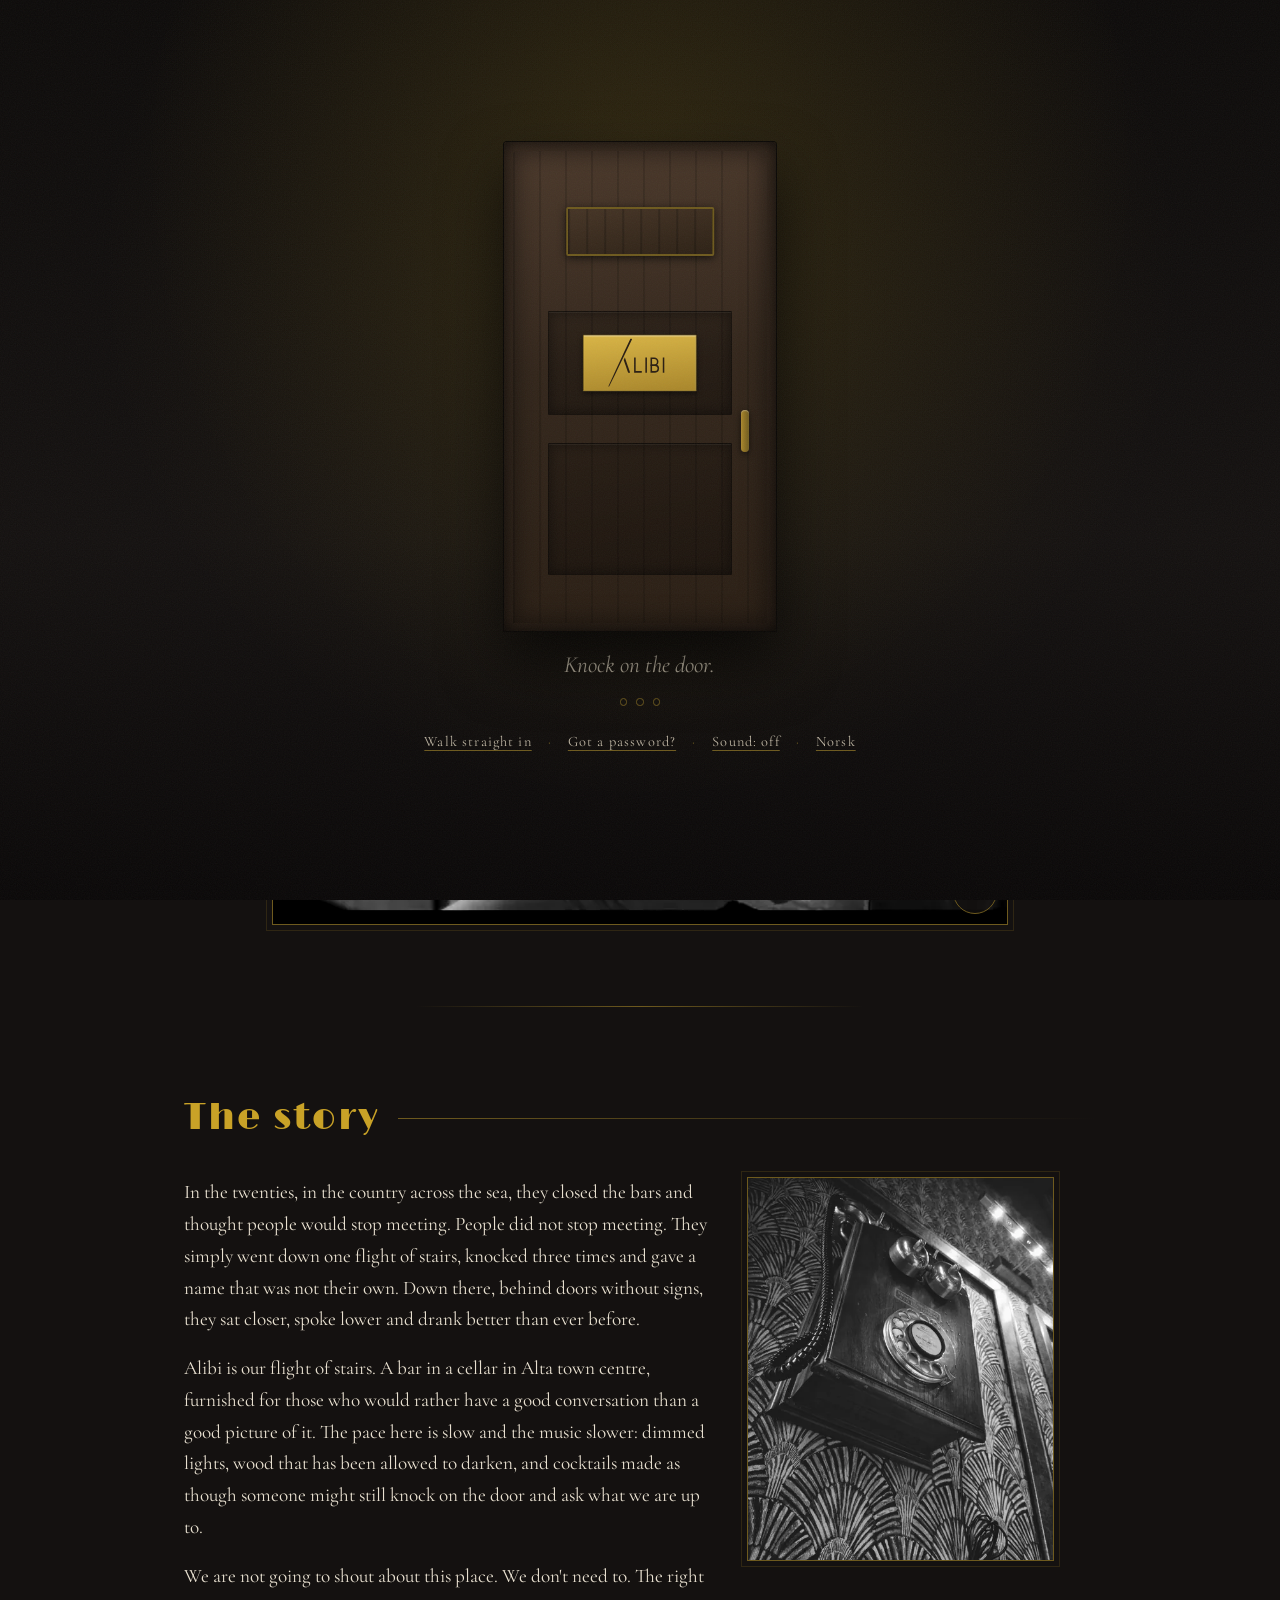
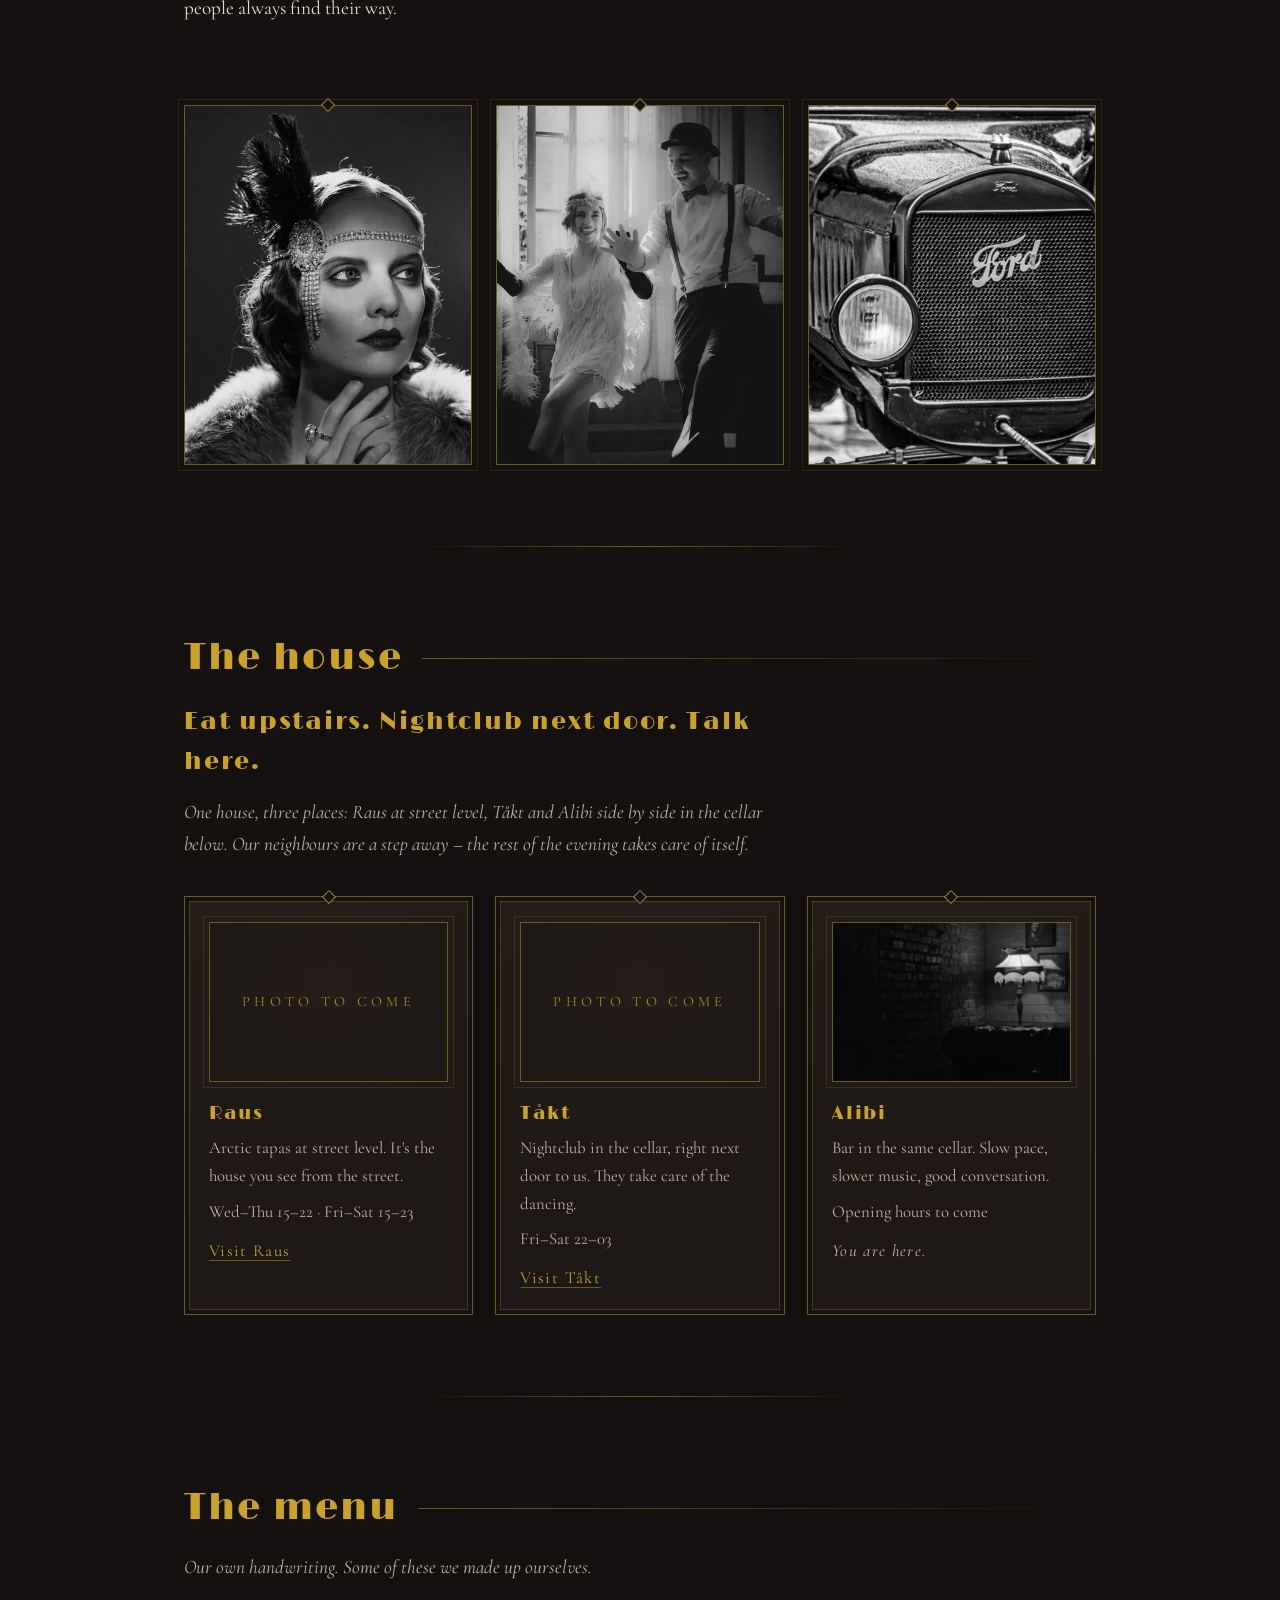
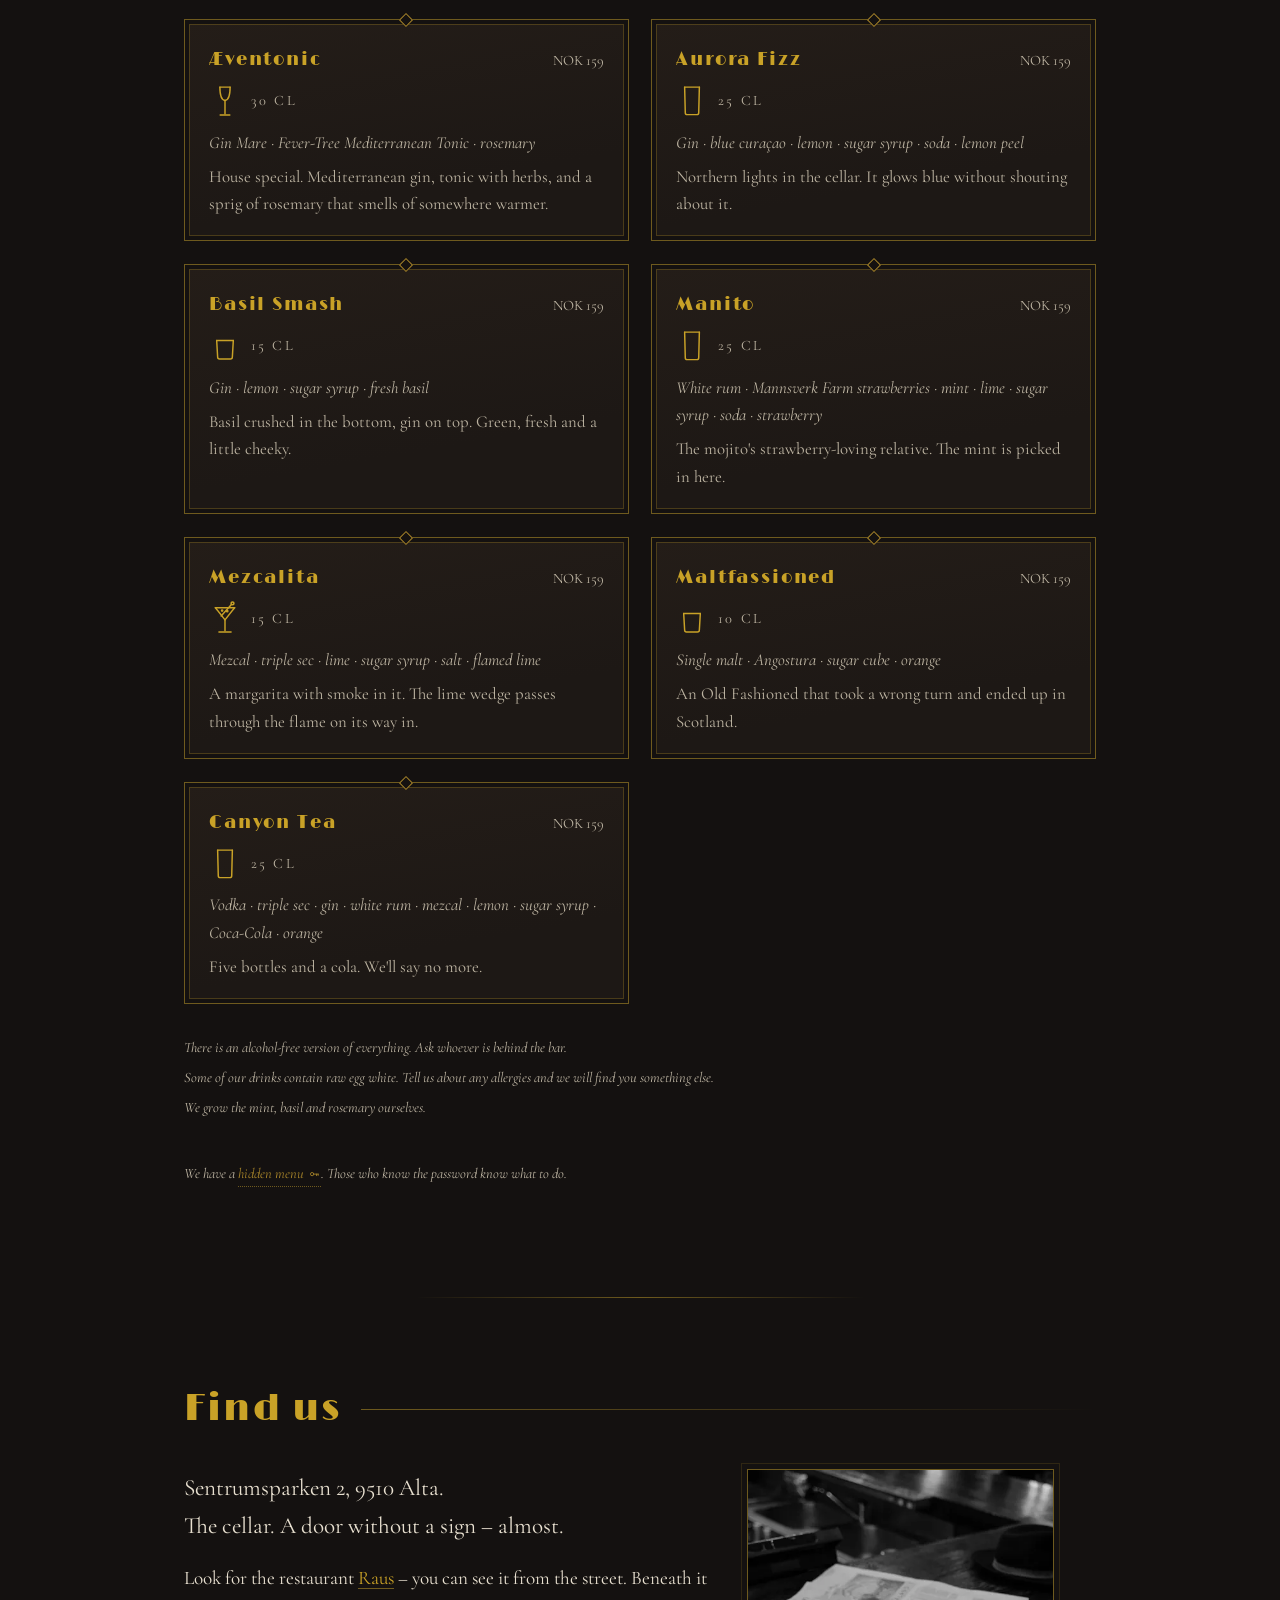
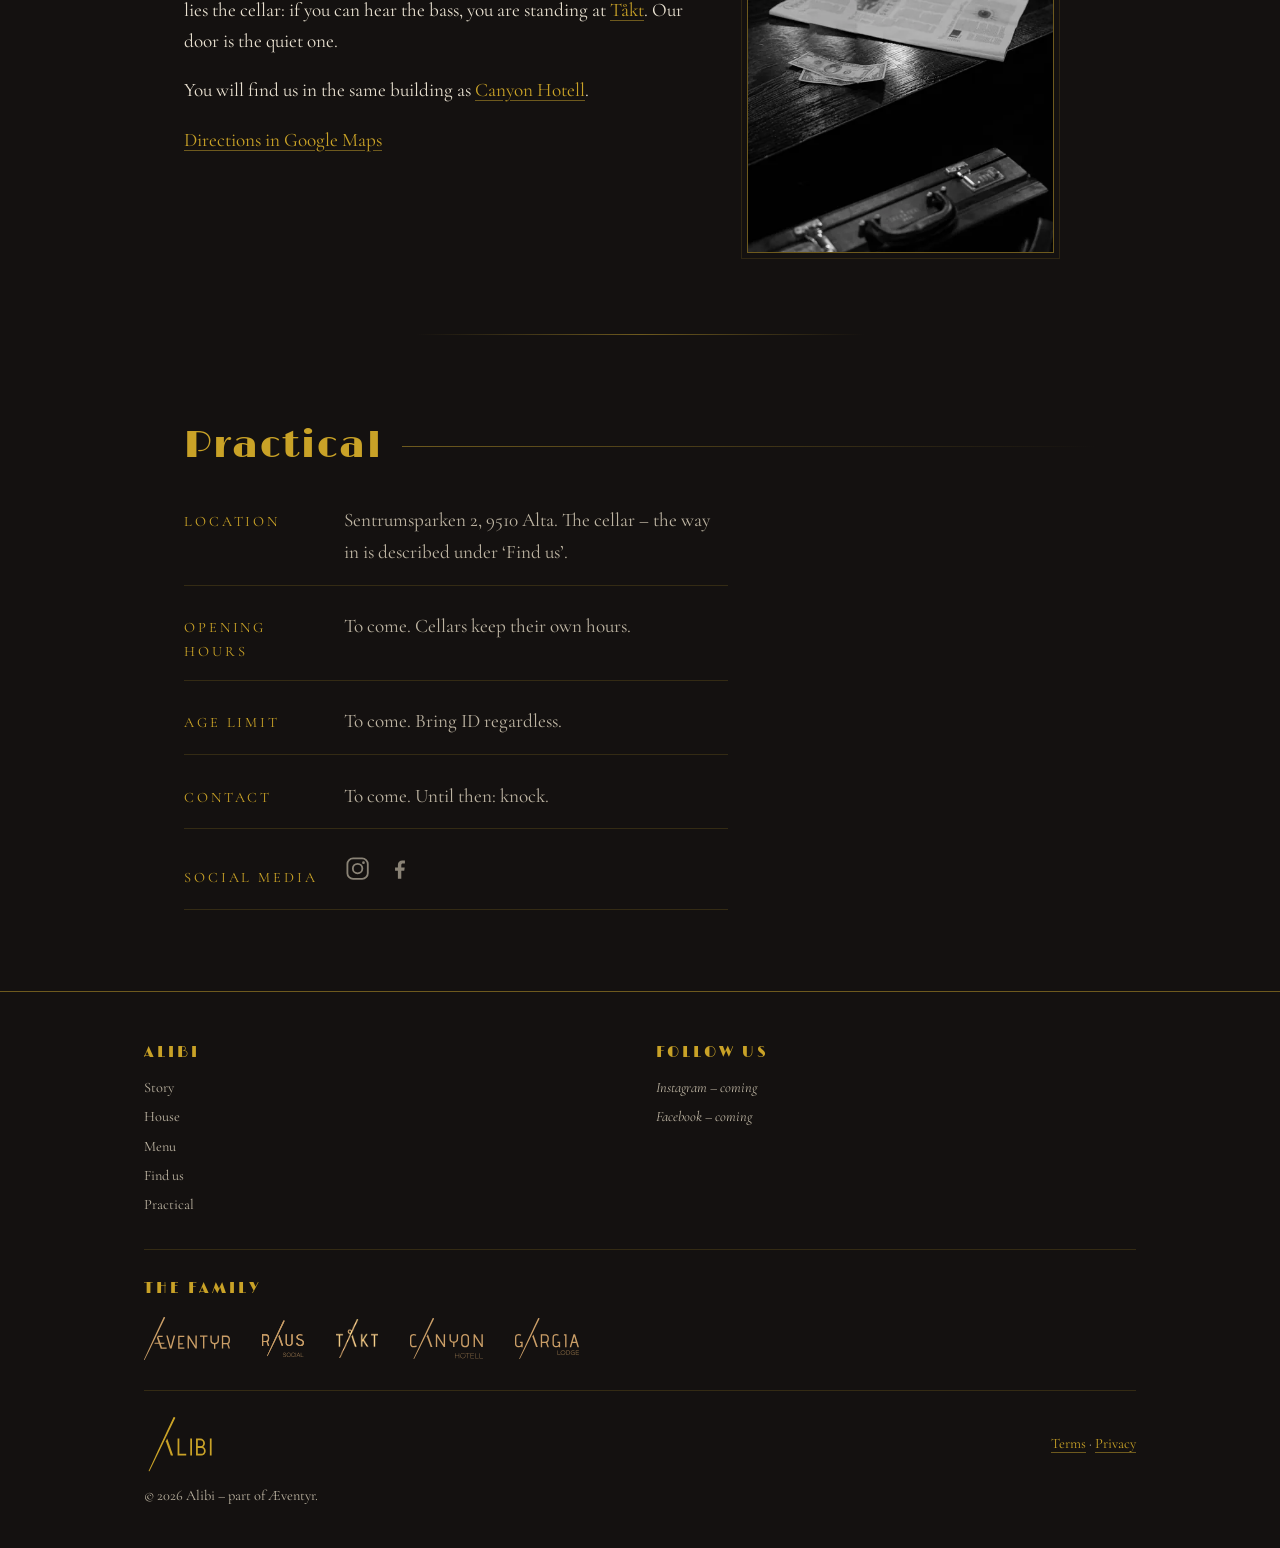
<file: index.html>
<!DOCTYPE html>
<html lang="en">
<head>
  <meta charset="UTF-8">
  <meta name="viewport" content="width=device-width, initial-scale=1">
  <!-- GENERERT FIL – ikke rediger index.html eller no/index.html direkte.
       Tekst: tekst/nb.json og tekst/en.json. Meny: tekst/meny.json.
       Struktur: tools/mal.html. Bygg: python tools/bygg-sider.py -->
  <!-- PLACEHOLDER: fjernes ved lansering på ekte domene -->
  <meta name="robots" content="noindex">

  <title>Alibi – a speakeasy in the cellar, Alta</title>
  <meta name="description" content="Alibi is a speakeasy in a cellar at Sentrumsparken 2, Alta. Cocktails, dimmed lights and darkened wood. Knock – what you see here stays between us.">

  <!-- Språkvarianter – selvrefererende canonical + hreflang. Domenet ligger
       i tekst/felles.json (byttes ved lansering, TODO P2). -->
  <link rel="canonical" href="https://alibi-demo.vercel.app/">
  <link rel="alternate" hreflang="en" href="https://alibi-demo.vercel.app/">
  <link rel="alternate" hreflang="nb" href="https://alibi-demo.vercel.app/no/">
  <link rel="alternate" hreflang="x-default" href="https://alibi-demo.vercel.app/">

  <!-- Open Graph -->
  <meta property="og:type" content="website">
  <meta property="og:url" content="https://alibi-demo.vercel.app/">
  <meta property="og:title" content="Alibi – a speakeasy in the cellar, Alta">
  <meta property="og:description" content="A cellar in Alta. A door without a sign – almost. Knock.">
  <meta property="og:locale" content="en_GB">
  <meta property="og:locale:alternate" content="nb_NO">
  <meta property="og:site_name" content="Alibi">
  <meta name="twitter:card" content="summary_large_image">
  <!-- PLACEHOLDER: og:image, canonical, hreflang og og:url bruker previewens
       domene («domene» i tekst/felles.json) – byttes til endelig domene ved
       lansering (TODO P2) -->
  <meta property="og:image" content="https://alibi-demo.vercel.app/assets/og-image.png">
  <meta property="og:image:width" content="1200">
  <meta property="og:image:height" content="630">
  <meta property="og:image:alt" content="The Alibi logo in brass on a dark background, with the Norwegian line «Speakeasy i kjelleren · Alta»">
  <meta name="twitter:image" content="https://alibi-demo.vercel.app/assets/og-image.png">

  <link rel="icon" type="image/svg+xml" href="assets/favicon.svg">
  <link rel="icon" type="image/png" sizes="32x32" href="assets/favicon-32.png">
  <link rel="apple-touch-icon" sizes="180x180" href="assets/apple-touch-icon.png">

  <!-- Fonter: Limelight (display) + Cormorant Garamond (brødtekst) –
       selvhostet i assets/fonts/. Preload kun de to som brukes over folden:
       Cormorant 400 og 400 kursiv (dørstatusen og velkomstlinja – LCP-elementet).
       Limelight brukes bare av overskriftene (h1–h4) under folden og lastes
       når de trengs. -->
  <link rel="preload" href="assets/fonts/cormorant-garamond-400.woff2" as="font" type="font/woff2" crossorigin>
  <link rel="preload" href="assets/fonts/cormorant-garamond-400-italic.woff2" as="font" type="font/woff2" crossorigin>

  <!-- Inline-skriptene står FØR stilarket: et skript etter <link rel="stylesheet">
       må vente på at CSS-en er lastet, og omdirigeringen skal skje så tidlig som mulig. -->
  <!-- Husket språkvalg: har gjesten valgt norsk i språkvelgeren («alibi-sprak»
       i localStorage), sendes hen til /no/ før noe tegnes. Ingen gjetting ut
       fra nettleserspråk, ingen omdirigering uten lagret valg – søkeroboter
       får alltid siden de ber om. -->
  <script>
    try {
      if (location.protocol !== 'file:' && localStorage.getItem('alibi-sprak') === 'nb') {
        location.replace('/no/' + location.hash);
      }
    } catch (e) {}
  </script>

  <!-- Hindrer at døra blinker forbi for besøkende som allerede er sluppet inn.
       Ellers: «dor-lukket» pauser animasjonene bak døra (kammerlys, støv) til
       døra åpnes – de er usynlige der og koster bare rastrering. main.js fjerner
       klassen idet døra begynner å åpne seg. -->
  <script>
    if (sessionStorage.getItem('alibi-inne')) {
      document.documentElement.classList.add('inne');
    } else {
      document.documentElement.classList.add('dor-lukket');
    }
  </script>

  <!-- Tekstene JavaScript skriver ut (dør og skjult meny) – fra tekst/*.json -->
  <script id="alibi-tekst" type="application/json">{"bakromAapnet":"You know the password. The hidden menu is yours.","feilPassord":"That wasn't it.","lydPaa":"Sound: on","lydAv":"Sound: off","bank1":"Once more.","bank2":"One more …","fantOss":"You found us.","somDuVil":"As you wish.","filmSpill":"Play film","filmPause":"Pause film","velkommenTilbake":"Welcome back."}</script>

  <link rel="stylesheet" href="css/style.min.css">

  <!-- PLACEHOLDER: adresse må bekreftes – se TODO P15. Gjelder «address» i
       JSON-LD-en under (JSON kan ikke bære kommentaren selv). Feil adresse her
       ender i Google Maps/Business – skal avklares FØR lansering. -->
  <!-- PLACEHOLDER: «sameAs» legges inn i JSON-LD-en når Alibis egne
       SoMe-kontoer finnes (se TODO P17) -->
  <script type="application/ld+json">
  {
    "@context": "https://schema.org",
    "@type": "BarOrPub",
    "name": "Alibi",
    "url": "https://alibi-demo.vercel.app/",
    "inLanguage": "en",
    "description": "Speakeasy bar in the cellar beneath the restaurant Raus in Alta town centre, inspired by Prohibition-era America.",
    "address": {
      "@type": "PostalAddress",
      "streetAddress": "Sentrumsparken 2",
      "postalCode": "9510",
      "addressLocality": "Alta",
      "addressCountry": "NO"
    },
    "containedInPlace": {
      "@type": "Hotel",
      "name": "Canyon Hotell",
      "url": "https://canyonhotell.no/en"
    },
    "parentOrganization": {
      "@type": "Organization",
      "name": "Æventyr",
      "url": "https://aeventyr.no/en/"
    },
    "servesCuisine": "Cocktails"
  }
  </script>

  <script src="js/main.js" defer></script>
</head>
<body>

<!-- Glasstegningene til menyen – samme strekstil som Æventyr-ikonene og den
     trykte menyen. Definert én gang her, brukt med <use> i menykortene.
     display:none i stil, ikke hidden-attributtet – det gjelder ikke for
     SVG-elementer og lot blokka rendre som en tom boks over topplinja. -->
<svg style="display:none" aria-hidden="true" focusable="false" xmlns="http://www.w3.org/2000/svg">
  <symbol id="glass-vin" viewBox="0 0 100 120">
    <path d="M34,16 L66,16"/>
    <path d="M34,16 C34,38 37,57 50,58 C63,57 66,38 66,16"/>
    <path d="M50,58 L50,99"/>
    <path d="M35,103 L65,103"/>
  </symbol>
  <symbol id="glass-highball" viewBox="0 0 100 120">
    <path d="M27,16 L73,16"/>
    <path d="M27,16 L29,96 C29,100 32,102 35,102 L65,102 C68,102 71,100 71,96 L73,16"/>
  </symbol>
  <symbol id="glass-rocks" viewBox="0 0 100 120">
    <path d="M24,42 L76,42"/>
    <path d="M24,42 L27,94 C27,98 30,100 33,100 L67,100 C70,100 73,98 73,94 L76,42"/>
  </symbol>
  <symbol id="glass-margarita" viewBox="0 0 100 120">
    <path d="M20,24 L80,24"/>
    <path d="M20,24 L50,62 L80,24"/>
    <path d="M50,62 L50,96"/>
    <path d="M31,100 L69,100"/>
    <path d="M38,50 L70,14"/>
    <circle cx="73.5" cy="10.5" r="4.5"/>
    <circle cx="41" cy="33" r="1.9"/>
    <circle cx="57" cy="35" r="1.9"/>
  </symbol>
  <!-- Alibi-ordmerket (img/logo/alibi-logo.svg): gruppens A – én lang diagonal
       + kort høyre ben – og LIBI i samme strek. Brukes med <use> i topplinja,
       hero, dørskiltet og footeren; fargen styres av CSS via currentColor. -->
  <symbol id="alibi-ordmerke" viewBox="0 0 236.88 188.95">
    <g fill="currentColor"><path d="M19,188.06C49.27,128.47,78.77,64.92,108.64,3.35a1.46,1.46,0,0,0-.76-2L104.72.11c-.74-.29-1.88,0-2.62,1.52C72.77,63.42,42.27,131.16,16.29,186.81a1.48,1.48,0,0,0,.59,1.94h0A1.54,1.54,0,0,0,19,188.06Z"/><polygon points="93.43 134.01 101.24 134.01 80.6 74.46 75.98 84.18 93.43 134.01"/><path d="M116.70,74.69h6.09v59.22h-6.09ZM116.70,127.82h30.00v6.09h-30.00ZM160.70,74.69h6.09v59.22h-6.09Z"/><path fill-rule="evenodd" d="M180.79,74.69H195.26A16.53,16.53 0 0 1 195.26,107.75H180.79ZM186.88,80.78H195.26A10.44,10.44 0 0 1 195.26,101.66H186.88Z"/><path fill-rule="evenodd" d="M180.79,101.66H198.66A16.13,16.13 0 0 1 198.66,133.91H180.79ZM186.88,107.75H198.66A10.04,10.04 0 0 1 198.66,127.82H186.88Z"/><path d="M228.79,74.69h6.09v59.22h-6.09Z"/></g>
  </symbol>
  <!-- Flaggene til språkvelgeren: 16 × 12, dempede farger som passer paletten.
       Aldri alene – teksten (EN/NO, English/Norsk) står alltid ved siden av. -->
  <symbol id="flagg-gb" viewBox="0 0 16 12">
    <rect width="16" height="12" fill="#3b4a6b"/>
    <path d="M0,0 L16,12 M16,0 L0,12" stroke="#d9d2c4" stroke-width="2.4"/>
    <path d="M0,0 L16,12 M16,0 L0,12" stroke="#8a3a3f" stroke-width="0.8"/>
    <path d="M8,0 V12 M0,6 H16" stroke="#d9d2c4" stroke-width="4"/>
    <path d="M8,0 V12 M0,6 H16" stroke="#8a3a3f" stroke-width="2.2"/>
  </symbol>
  <symbol id="flagg-no" viewBox="0 0 16 12">
    <rect width="16" height="12" fill="#8a3a3f"/>
    <path d="M5.8,0 V12 M0,6 H16" stroke="#d9d2c4" stroke-width="3"/>
    <path d="M5.8,0 V12 M0,6 H16" stroke="#3b4a6b" stroke-width="1.5"/>
  </symbol>
</svg>

<a class="skip-lenke" href="#hoved">Skip to content</a>

<!-- ============================================================
     DØRA – inngangsscenen. Et overlay: alt innhold ligger bak i
     DOM-en og er crawlbart uansett. Vises kun én gang per besøk.
     ============================================================ -->
<div id="dora" class="dor-scene" data-state="lukket">
  <div class="dor-vegg">

    <div class="dor-ramme">
      <button type="button" id="dor-knapp" class="dor" aria-label="Knock on the door. Three knocks will let you in.">
        <span class="dor-blad" aria-hidden="true">
          <!-- Dørluka med øyet bak -->
          <span class="luke">
            <span class="luke-aapning">
              <svg class="oye" viewBox="0 0 120 48" aria-hidden="true" focusable="false">
                <ellipse class="oye-hvitt" cx="60" cy="24" rx="46" ry="19"/>
                <g class="oye-iris-gruppe">
                  <circle class="oye-iris" cx="60" cy="24" r="13"/>
                  <circle class="oye-pupill" cx="60" cy="24" r="6"/>
                  <circle class="oye-glimt" cx="64" cy="20" r="2"/>
                </g>
                <path class="oye-lokk" d="M14 24 Q60 -14 106 24 Q60 10 14 24 Z"/>
              </svg>
            </span>
            <span class="luke-deksel"></span>
          </span>
          <!-- Dørfyllinger og håndtak -->
          <span class="dor-fylling dor-fylling-topp"></span>
          <span class="dor-fylling dor-fylling-bunn"></span>
          <!-- Messingskiltet: ordmerket gravert i plata, sentrert i det øvre feltet.
               Står etter fyllingene i DOM-en så det males oppå feltet (dekor – knappen har egen aria-label). -->
          <span class="dor-skilt"><svg class="ordmerke" viewBox="0 0 236.88 188.95" aria-hidden="true" focusable="false"><use href="#alibi-ordmerke"/></svg></span>
          <span class="dor-handtak"></span>
        </span>
      </button>

      <p class="dor-status" id="dor-status" role="status" aria-live="polite">Knock on the door.</p>

      <div class="bank-spor" aria-hidden="true">
        <span class="bank-prikk"></span><span class="bank-prikk"></span><span class="bank-prikk"></span>
      </div>
    </div>

    <div class="dor-valg">
      <a class="dor-hopp" id="gaa-rett-inn" href="#velkommen">Walk straight in</a>
      <span class="dor-valg-skille" aria-hidden="true">·</span>
      <button type="button" class="dor-passord-knapp" id="passord-vis" aria-expanded="false" aria-controls="passord-felt-wrap">Got a password?</button>
      <span class="dor-valg-skille" aria-hidden="true">·</span>
      <button type="button" class="dor-lyd" id="lyd-knapp" aria-pressed="false">Sound: off</button>
      <span class="dor-valg-skille" aria-hidden="true">·</span>
      <!-- Diskret språkbytte før man går inn – samme lagring som språkvelgeren i topplinja -->
      <a class="dor-hopp dor-sprak" href="/no/" hreflang="nb" lang="nb" data-sprak="nb">Norsk</a>
    </div>

    <!-- Easter egg: passordet «Æventyr» åpner døra umiddelbart -->
    <form class="passord-felt-wrap" id="passord-felt-wrap" hidden>
      <label class="sr-only" for="passord-felt">Password</label>
      <input type="password" id="passord-felt" class="passord-input" autocomplete="off" spellcheck="false" placeholder="Whisper it here …">
    </form>
  </div>
</div>

<header class="topplinje">
  <nav aria-label="Main menu">
    <a class="topplinje-merke" href="#velkommen"><svg class="ordmerke" viewBox="0 0 236.88 188.95" role="img" aria-labelledby="ordmerke-topp"><title id="ordmerke-topp">Alibi</title><use href="#alibi-ordmerke"/></svg></a>
    <ul class="topplinje-lenker">
      <li><a href="#historien">Story</a></li>
      <li><a href="#huset">House</a></li>
      <li><a href="#menyen">Menu</a></li>
      <li><a href="#finn-oss">Find us</a></li>
      <li><a href="#praktisk">Practical</a></li>
    </ul>
    <!-- Stedsbytteren: resten av huset, ett blikk unna – samme mønster som søstersidene -->
    <ul class="topplinje-steder" aria-label="The rest of the house">
      <li><a href="https://raussocial.no/en" rel="noopener" target="_blank">Raus<span class="sr-only"> (opens in a new tab)</span></a></li>
      <li><a href="https://raussocial.no/en/takt" rel="noopener" target="_blank">Tåkt<span class="sr-only"> (opens in a new tab)</span></a></li>
    </ul>
    <!-- Språkvelgeren: <details> så den virker uten JS. JS lukker på Esc og
         klikk utenfor, og lagrer valget («alibi-sprak» i localStorage). -->
    <details class="sprak">
      <summary class="sprak-knapp"><span class="sr-only">Language: </span><svg class="sprak-flagg" aria-hidden="true" focusable="false"><use href="#flagg-gb"/></svg><span class="sprak-kode">EN</span><svg class="sprak-pil" viewBox="0 0 10 6" aria-hidden="true" focusable="false"><path d="M1,1 L5,5 L9,1" fill="none" stroke="currentColor" stroke-width="1.4" stroke-linecap="round" stroke-linejoin="round"/></svg></summary>
      <ul class="sprak-liste">
        <li><a href="/" hreflang="en" lang="en" data-sprak="en" aria-current="page"><svg class="sprak-flagg" aria-hidden="true" focusable="false"><use href="#flagg-gb"/></svg>English</a></li>
        <li><a href="/no/" hreflang="nb" lang="nb" data-sprak="nb"><svg class="sprak-flagg" aria-hidden="true" focusable="false"><use href="#flagg-no"/></svg>Norsk</a></li>
      </ul>
    </details>
  </nav>
</header>

<main id="hoved">

  <!-- ============ VELKOMMEN ============ -->
  <section id="velkommen" class="seksjon seksjon-velkommen">
    <p class="overtekst">Alta · the cellar · tonight</p>
    <h1 class="logotype" tabindex="-1"><svg class="ordmerke" viewBox="0 0 236.88 188.95" role="img" aria-labelledby="ordmerke-hero"><title id="ordmerke-hero">Alibi</title><use href="#alibi-ordmerke"/></svg></h1>
    <p class="velkomst-linje">You found us. What you see here stays between us.</p>

    <!-- PLACEHOLDER: eksempelfilm med vannmerke (Envato-forhåndsvisning), lisensieres eller byttes før lansering -->
    <!-- Hero-filmen: dekor, lydløs, i loop. Det ligger med vilje INGEN <video> i DOM-en
         her – bare plakaten som <img>. main.js lager videoelementet (fra data-film/
         data-plakat) første gang filmen skal spille: når døra er åpnet, feltet er i
         syne og verken redusert bevegelse eller sparemodus er på. Grunn: WebKit/Safari
         laster hele fila for en <video preload="none"> som står i markupen, også bak
         lukket dør. Uten JS: <noscript>-videoen med nettleserens egne kontroller.
         Filer og bytte: tools/lag-hero-film.py. -->
    <div class="medie-slot medie-slot-hero medie-slot-film" id="hero-felt" data-film="assets/video/alibi-hero.mp4" data-plakat="assets/video/alibi-hero-poster.webp">
      <img class="hero-film hero-plakat" src="assets/video/alibi-hero-poster.webp" width="736" height="414" alt="" decoding="async">
      <noscript>
        <video class="hero-film" muted loop playsinline controls preload="none" width="960" height="540" poster="assets/video/alibi-hero-poster.webp" aria-hidden="true">
          <source src="assets/video/alibi-hero.mp4" type="video/mp4">
        </video>
      </noscript>
      <button type="button" class="film-knapp" id="film-knapp" data-tilstand="pauset" aria-label="Play film" hidden>
        <svg class="film-ikon-pause" viewBox="0 0 16 16" aria-hidden="true" focusable="false"><rect x="3" y="2.5" width="3.4" height="11" fill="currentColor"/><rect x="9.6" y="2.5" width="3.4" height="11" fill="currentColor"/></svg>
        <svg class="film-ikon-spill" viewBox="0 0 16 16" aria-hidden="true" focusable="false"><path d="M4.5,2.5 L13,8 L4.5,13.5 Z" fill="currentColor"/></svg>
      </button>
    </div>
  </section>

  <hr class="skille" aria-hidden="true">

  <!-- ============ HISTORIEN ============ -->
  <section id="historien" class="seksjon">
    <h2>The story</h2>
    <div class="to-spalter">
      <div class="prosa">
        <p>In the twenties, in the country across the sea, they closed the bars and thought people would stop meeting. People did not stop meeting. They simply went down one flight of stairs, knocked three times and gave a name that was not their own. Down there, behind doors without signs, they sat closer, spoke lower and drank better than ever before.</p>
        <p>Alibi is our flight of stairs. A bar in a cellar in Alta town centre, furnished for those who would rather have a good conversation than a good picture of it. The pace here is slow and the music slower: dimmed lights, wood that has been allowed to darken, and cocktails made as though someone might still knock on the door and ask what we are up to.</p>
        <p>We are not going to shout about this place. We don't need to. The right people always find their way.</p>
      </div>
      <!-- PLACEHOLDER: stemningsbilde (stock, Pexels), byttes med ekte foto av Alibi.
           Forventet fil: assets/interior-1.jpg (TODO P4). -->
      <figure class="medie-slot medie-slot-staaende medie-slot-foto">
        <picture>
          <source type="image/webp" srcset="img/alibi-telefon-480.webp 480w, img/alibi-telefon-800.webp 800w" sizes="(max-width: 22rem) calc(100vw - 2.5rem), 19.2rem">
          <img src="img/alibi-telefon-800.jpg" width="800" height="1000" alt="Old wall telephone with a rotary dial against patterned wallpaper" loading="lazy" decoding="async">
        </picture>
      </figure>
    </div>
  </section>

  <!-- ============ FOTOBÅND – pusterom mellom Historien og Huset (ingen overskrift, ikke i navigasjonen) ============ -->
  <!-- PLACEHOLDER: stemningsbilde (stock), byttes med ekte foto av Alibi -->
  <div class="fotoband">
    <div class="fotoband-rull" tabindex="0" role="region" aria-label="Atmosphere photos">
      <ul class="fotoband-liste">
        <li>
          <figure class="medie-slot medie-slot-foto fotoband-bilde">
            <picture>
              <source type="image/webp" srcset="img/alibi-dame-480.webp 480w, img/alibi-dame-640.webp 640w, img/alibi-dame-800.webp 800w" sizes="(min-width: 62.5rem) 18rem, (min-width: 46rem) calc((92vw - 3rem) / 3), 75vw">
              <img src="img/alibi-dame-800.jpg" width="800" height="1000" alt="Woman in 1920s dress with a feather and headband" loading="lazy" decoding="async">
            </picture>
          </figure>
        </li>
        <li>
          <figure class="medie-slot medie-slot-foto fotoband-bilde">
            <picture>
              <source type="image/webp" srcset="img/alibi-par-dans-480.webp 480w, img/alibi-par-dans-640.webp 640w, img/alibi-par-dans-800.webp 800w" sizes="(min-width: 62.5rem) 18rem, (min-width: 46rem) calc((92vw - 3rem) / 3), 75vw">
              <img src="img/alibi-par-dans-800.jpg" width="800" height="1000" alt="A couple in 1920s clothes, dancing" loading="lazy" decoding="async">
            </picture>
          </figure>
        </li>
        <li>
          <figure class="medie-slot medie-slot-foto fotoband-bilde">
            <picture>
              <source type="image/webp" srcset="img/alibi-ford-480.webp 480w, img/alibi-ford-640.webp 640w, img/alibi-ford-800.webp 800w" sizes="(min-width: 62.5rem) 18rem, (min-width: 46rem) calc((92vw - 3rem) / 3), 75vw">
              <img src="img/alibi-ford-800.jpg" width="800" height="1000" alt="A 1920s vintage car seen from the front" loading="lazy" decoding="async">
            </picture>
          </figure>
        </li>
      </ul>
    </div>
  </div>

  <hr class="skille" aria-hidden="true">

  <!-- ============ HUSET – familien: Raus, Tåkt og oss ============ -->
  <section id="huset" class="seksjon">
    <h2>The house</h2>
    <p class="huset-motto">Eat upstairs. Nightclub next door. Talk here.</p>
    <p class="seksjon-ingress">One house, three places: Raus at street level, Tåkt and Alibi side by side in the cellar below. Our neighbours are a step away – the rest of the evening takes care of itself.</p>

    <ul class="meny-liste hus-liste">
      <li class="meny-kort hus-kort">
        <div class="meny-kort-indre">
          <!-- PLACEHOLDER: foto av Raus (fasade eller lokale). Forventet fil: assets/raus.jpg – se TODO P16. Ikke hotlink fra aeventyr-CDN. -->
          <div class="medie-slot medie-slot-hus" role="img" aria-label="Placeholder for a photo of Raus">
            <span class="medie-slot-tekst">Photo to come</span>
          </div>
          <h3>Raus</h3>
          <p>Arctic tapas at street level. It's the house you see from the street.</p>
          <p class="hus-fakta">Wed–Thu 15–22 · Fri–Sat 15–23</p>
          <p class="hus-handling"><a class="tekstlenke" href="https://raussocial.no/en" rel="noopener" target="_blank">Visit Raus<span class="sr-only"> (opens in a new tab)</span></a></p>
        </div>
      </li>
      <li class="meny-kort hus-kort">
        <div class="meny-kort-indre">
          <!-- PLACEHOLDER: foto av Tåkt (dansegulv eller inngang). Forventet fil: assets/taakt.jpg – se TODO P16. Ikke hotlink fra aeventyr-CDN. -->
          <div class="medie-slot medie-slot-hus" role="img" aria-label="Placeholder for a photo of Tåkt">
            <span class="medie-slot-tekst">Photo to come</span>
          </div>
          <h3>Tåkt</h3>
          <p>Nightclub in the cellar, right next door to us. They take care of the dancing.</p>
          <p class="hus-fakta">Fri–Sat 22–03</p>
          <p class="hus-handling"><a class="tekstlenke" href="https://raussocial.no/en/takt" rel="noopener" target="_blank">Visit Tåkt<span class="sr-only"> (opens in a new tab)</span></a></p>
        </div>
      </li>
      <li class="meny-kort hus-kort hus-kort-her">
        <div class="meny-kort-indre">
          <!-- PLACEHOLDER: stemningsbilde (stock, Pexels), byttes med ekte foto av Alibi (TODO P16). -->
          <figure class="medie-slot medie-slot-hus medie-slot-foto">
            <picture>
              <source type="image/webp" srcset="img/alibi-lampe-480.webp 480w, img/alibi-lampe-800.webp 800w" sizes="(min-width: 46rem) 15rem, calc(100vw - 5.7rem)">
              <img src="img/alibi-lampe-800.jpg" width="800" height="533" alt="Fringed table lamp lighting a corner with a brick wall and a leather sofa" loading="lazy" decoding="async">
            </picture>
          </figure>
          <h3>Alibi</h3>
          <p>Bar in the same cellar. Slow pace, slower music, good conversation.</p>
          <p class="hus-fakta">Opening hours to come</p>
          <p class="hus-handling"><span class="hus-her" aria-current="page">You are here.</span></p>
        </div>
      </li>
    </ul>
  </section>

  <hr class="skille" aria-hidden="true">

  <!-- ============ MENYEN – kortene genereres fra tekst/meny.json ============ -->
  <section id="menyen" class="seksjon">
    <h2>The menu</h2>
    <p class="seksjon-ingress">Our own handwriting. Some of these we made up ourselves.</p>

    <!-- PLACEHOLDER: prisene er midlertidig satt til 159 på alle kort i tekst/meny.json – byttes med reelle priser når de leveres (TODO P5) -->
    <ul class="meny-liste">
      <li class="meny-kort">
        <div class="meny-kort-indre">
          <div class="meny-kort-topp"><h3>Æventonic</h3><span class="meny-pris">NOK 159</span></div>
          <div class="meny-glass">
            <svg class="glass-ikon" viewBox="0 0 100 120" fill="none" stroke="currentColor" stroke-width="4.6" stroke-linecap="round" stroke-linejoin="round" aria-hidden="true" focusable="false"><use href="#glass-vin"/></svg>
            <span class="meny-glass-tekst">30 cl</span>
          </div>
          <p class="meny-ingredienser">Gin Mare · Fever-Tree Mediterranean Tonic · rosemary</p>
          <p>House special. Mediterranean gin, tonic with herbs, and a sprig of rosemary that smells of somewhere warmer.</p>
        </div>
      </li>
      <li class="meny-kort">
        <div class="meny-kort-indre">
          <div class="meny-kort-topp"><h3>Aurora Fizz</h3><span class="meny-pris">NOK 159</span></div>
          <div class="meny-glass">
            <svg class="glass-ikon" viewBox="0 0 100 120" fill="none" stroke="currentColor" stroke-width="4.6" stroke-linecap="round" stroke-linejoin="round" aria-hidden="true" focusable="false"><use href="#glass-highball"/></svg>
            <span class="meny-glass-tekst">25 cl</span>
          </div>
          <p class="meny-ingredienser">Gin · blue curaçao · lemon · sugar syrup · soda · lemon peel</p>
          <p>Northern lights in the cellar. It glows blue without shouting about it.</p>
        </div>
      </li>
      <li class="meny-kort">
        <div class="meny-kort-indre">
          <div class="meny-kort-topp"><h3>Basil Smash</h3><span class="meny-pris">NOK 159</span></div>
          <div class="meny-glass">
            <svg class="glass-ikon" viewBox="0 0 100 120" fill="none" stroke="currentColor" stroke-width="4.6" stroke-linecap="round" stroke-linejoin="round" aria-hidden="true" focusable="false"><use href="#glass-rocks"/></svg>
            <span class="meny-glass-tekst">15 cl</span>
          </div>
          <p class="meny-ingredienser">Gin · lemon · sugar syrup · fresh basil</p>
          <p>Basil crushed in the bottom, gin on top. Green, fresh and a little cheeky.</p>
        </div>
      </li>
      <li class="meny-kort">
        <div class="meny-kort-indre">
          <div class="meny-kort-topp"><h3>Manito</h3><span class="meny-pris">NOK 159</span></div>
          <div class="meny-glass">
            <svg class="glass-ikon" viewBox="0 0 100 120" fill="none" stroke="currentColor" stroke-width="4.6" stroke-linecap="round" stroke-linejoin="round" aria-hidden="true" focusable="false"><use href="#glass-highball"/></svg>
            <span class="meny-glass-tekst">25 cl</span>
          </div>
          <p class="meny-ingredienser">White rum · Mannsverk Farm strawberries · mint · lime · sugar syrup · soda · strawberry</p>
          <p>The mojito's strawberry-loving relative. The mint is picked in here.</p>
        </div>
      </li>
      <li class="meny-kort">
        <div class="meny-kort-indre">
          <div class="meny-kort-topp"><h3>Mezcalita</h3><span class="meny-pris">NOK 159</span></div>
          <div class="meny-glass">
            <svg class="glass-ikon" viewBox="0 0 100 120" fill="none" stroke="currentColor" stroke-width="4.6" stroke-linecap="round" stroke-linejoin="round" aria-hidden="true" focusable="false"><use href="#glass-margarita"/></svg>
            <span class="meny-glass-tekst">15 cl</span>
          </div>
          <p class="meny-ingredienser">Mezcal · triple sec · lime · sugar syrup · salt · flamed lime</p>
          <p>A margarita with smoke in it. The lime wedge passes through the flame on its way in.</p>
        </div>
      </li>
      <li class="meny-kort">
        <div class="meny-kort-indre">
          <div class="meny-kort-topp"><h3>Maltfassioned</h3><span class="meny-pris">NOK 159</span></div>
          <div class="meny-glass">
            <svg class="glass-ikon" viewBox="0 0 100 120" fill="none" stroke="currentColor" stroke-width="4.6" stroke-linecap="round" stroke-linejoin="round" aria-hidden="true" focusable="false"><use href="#glass-rocks"/></svg>
            <span class="meny-glass-tekst">10 cl</span>
          </div>
          <p class="meny-ingredienser">Single malt · Angostura · sugar cube · orange</p>
          <p>An Old Fashioned that took a wrong turn and ended up in Scotland.</p>
        </div>
      </li>
      <li class="meny-kort">
        <div class="meny-kort-indre">
          <div class="meny-kort-topp"><h3>Canyon Tea</h3><span class="meny-pris">NOK 159</span></div>
          <div class="meny-glass">
            <svg class="glass-ikon" viewBox="0 0 100 120" fill="none" stroke="currentColor" stroke-width="4.6" stroke-linecap="round" stroke-linejoin="round" aria-hidden="true" focusable="false"><use href="#glass-highball"/></svg>
            <span class="meny-glass-tekst">25 cl</span>
          </div>
          <p class="meny-ingredienser">Vodka · triple sec · gin · white rum · mezcal · lemon · sugar syrup · Coca-Cola · orange</p>
          <p>Five bottles and a cola. We'll say no more.</p>
        </div>
      </li>
    </ul>
    <p class="meny-fotnote">There is an alcohol-free version of everything. Ask whoever is behind the bar.</p>
    <!-- Allergilinja er formulert generelt med vilje: den dekker Adventure i
         Bakrommet uten å røpe hva som ligger der. Skal stå synlig uten opplåsing. -->
    <p class="meny-fotnote">Some of our drinks contain raw egg white. Tell us about any allergies and we will find you something else.</p>
    <p class="meny-fotnote">We grow the mint, basil and rosemary ourselves.</p>

    <!-- ============ BAKROMMET (på siden: «den skjulte menyen») – skjult til passordet er gitt ============ -->
    <div class="bakrom-inngang">
      <p class="bakrom-linje" id="bakrom-linje">We have a
        <button type="button" id="bakrom-utloser" class="bakrom-utloser" aria-expanded="false" aria-controls="bakrom-laas">hidden menu<svg class="nokkel" viewBox="0 0 24 24" aria-hidden="true" focusable="false"><circle cx="8" cy="12" r="3.2" fill="none" stroke="currentColor" stroke-width="1.7"/><path d="M11.2 12H20M16.8 12v3M20 12v2.4" fill="none" stroke="currentColor" stroke-width="1.7" stroke-linecap="round"/></svg></button>.
        Those who know the password know what to do.</p>
      <form id="bakrom-laas" class="bakrom-laas" hidden>
        <label class="sr-only" for="bakrom-felt">Password for the hidden menu</label>
        <input type="password" id="bakrom-felt" class="passord-input" autocomplete="off" spellcheck="false" placeholder="Whisper it here too …">
      </form>
      <p class="bakrom-status" id="bakrom-status" role="status" aria-live="polite"></p>
    </div>

    <div id="bakrommet" class="bakrom" hidden>
      <h3 class="bakrom-tittel" tabindex="-1">The hidden menu</h3>
      <p class="seksjon-ingress">Two more, for those who asked nicely. These are not on the menu, because this is not the menu.</p>
      <!-- PLACEHOLDER: prisene er midlertidig satt til 159 på alle kort i tekst/meny.json – byttes med reelle priser når de leveres (TODO P5) -->
      <!-- PLACEHOLDER: glass og mengde mangler for Bakroms-drinkene – ikke oppgitt
           av eierne, derfor ingen glasstegning eller cl-linje her ennå (TODO P18).
           Sett «glass» og «cl» i tekst/meny.json når de kommer, så genereres linja. -->
      <ul class="meny-liste bakrom-liste">
        <li class="meny-kort meny-kort-invers">
          <div class="meny-kort-indre">
            <div class="meny-kort-topp"><h4>Mandaquiri</h4><span class="meny-pris">NOK 159</span></div>
            <p class="meny-ingredienser">White rum · Mannsverk Farm strawberries · lime</p>
            <p>A daiquiri, but red. Short, cold and straight to the point.</p>
          </div>
        </li>
        <li class="meny-kort meny-kort-invers">
          <div class="meny-kort-indre">
            <div class="meny-kort-topp"><h4>Adventure</h4><span class="meny-pris">NOK 159</span></div>
            <p class="meny-ingredienser">Gin · triple sec · lime · egg white</p>
            <p>Shaken until the foam settles like a lid. Looks innocent.</p>
          </div>
        </li>
      </ul>
    </div>
  </section>

  <hr class="skille" aria-hidden="true">

  <!-- ============ FINN OSS ============ -->
  <section id="finn-oss" class="seksjon">
    <h2>Find us</h2>
    <div class="to-spalter">
      <div class="prosa">
        <!-- PLACEHOLDER: adresse må bekreftes – se TODO P15 (Raus/Tåkt oppgir Markedsgata 6) -->
        <p class="adresse-linje">Sentrumsparken 2, 9510 Alta.<br>The cellar. A door without a sign – almost.</p>
        <p>Look for the restaurant <a class="soster-lenke" href="https://raussocial.no/en" rel="noopener" target="_blank">Raus<span class="sr-only"> (opens in a new tab)</span></a> – you can see it from the street. Beneath it lies the cellar: if you can hear the bass, you are standing at <a class="soster-lenke" href="https://raussocial.no/en/takt" rel="noopener" target="_blank">Tåkt<span class="sr-only"> (opens in a new tab)</span></a>. Our door is the quiet one.</p>
        <p>You will find us in the same building as <a class="soster-lenke" href="https://canyonhotell.no/en" rel="noopener" target="_blank">Canyon Hotell<span class="sr-only"> (opens in a new tab)</span></a>.</p>
        <p><a class="tekstlenke" href="https://maps.google.com/?q=Sentrumsparken+2,+9510+Alta" rel="noopener" target="_blank">Directions in Google Maps<span class="sr-only"> (opens in a new tab)</span></a></p>
      </div>
      <!-- PLACEHOLDER: stemningsbilde (stock, Pexels), byttes med ekte foto av inngangen.
           Forventet fil: assets/inngang.jpg (TODO P7). -->
      <figure class="medie-slot medie-slot-staaende medie-slot-foto">
        <picture>
          <source type="image/webp" srcset="img/alibi-bardisk-480.webp 480w, img/alibi-bardisk-800.webp 800w" sizes="(max-width: 22rem) calc(100vw - 2.5rem), 19.2rem">
          <img src="img/alibi-bardisk-800.jpg" width="800" height="1000" alt="Bar counter in dark wood with a newspaper, a few banknotes and a hat" loading="lazy" decoding="async">
        </picture>
      </figure>
    </div>
  </section>

  <hr class="skille" aria-hidden="true">

  <!-- ============ PRAKTISK ============ -->
  <section id="praktisk" class="seksjon">
    <h2>Practical</h2>
    <!-- Fast rekkefølge etter husets mønster (Raus/Tåkt):
         Beliggenhet, Åpningstider, Aldersgrense, Kontakt, Sosiale medier -->
    <dl class="praktisk-liste">
      <div class="praktisk-rad">
        <dt>Location</dt>
        <!-- PLACEHOLDER: adresse må bekreftes – se TODO P15 -->
        <dd>Sentrumsparken 2, 9510 Alta. The cellar – the way in is described under ‘Find us’.</dd>
      </div>
      <div class="praktisk-rad">
        <dt>Opening hours</dt>
        <!-- PLACEHOLDER: erstattes med reelle åpningstider -->
        <dd>To come. Cellars keep their own hours.</dd>
      </div>
      <div class="praktisk-rad">
        <dt>Age limit</dt>
        <!-- PLACEHOLDER: erstattes med reell aldersgrense -->
        <dd>To come. Bring ID regardless.</dd>
      </div>
      <div class="praktisk-rad">
        <dt>Contact</dt>
        <!-- PLACEHOLDER: erstattes med e-post/telefon -->
        <dd>To come. Until then: knock.</dd>
      </div>
      <div class="praktisk-rad">
        <dt>Social media</dt>
        <dd>
          <!-- PLACEHOLDER: sosiale medier. Bytt <span> til <a href="…"> når kontoene er klare. -->
          <span class="some-ikon" aria-label="Instagram (coming)">
            <svg viewBox="0 0 24 24" aria-hidden="true" focusable="false"><rect x="3" y="3" width="18" height="18" rx="5" fill="none" stroke="currentColor" stroke-width="1.6"/><circle cx="12" cy="12" r="4.2" fill="none" stroke="currentColor" stroke-width="1.6"/><circle cx="17.2" cy="6.8" r="1.2" fill="currentColor"/></svg>
          </span>
          <span class="some-ikon" aria-label="Facebook (coming)">
            <svg viewBox="0 0 24 24" aria-hidden="true" focusable="false"><path d="M13.5 21v-7h2.6l.4-3h-3V9.1c0-.9.3-1.5 1.6-1.5H16.7V4.9c-.3 0-1.2-.1-2.3-.1-2.3 0-3.9 1.4-3.9 4V11H8v3h2.5v7z" fill="currentColor"/></svg>
          </span>
        </dd>
      </div>
    </dl>
  </section>

</main>

<footer class="bunn">
  <div class="bunn-spalter">
    <nav class="bunn-spalte" aria-label="Contents of this page">
      <h2 class="bunn-tittel">Alibi</h2>
      <ul>
        <li><a href="#historien">Story</a></li>
        <li><a href="#huset">House</a></li>
        <li><a href="#menyen">Menu</a></li>
        <li><a href="#finn-oss">Find us</a></li>
        <li><a href="#praktisk">Practical</a></li>
      </ul>
    </nav>
    <div class="bunn-spalte">
      <h2 class="bunn-tittel">Follow us</h2>
      <!-- PLACEHOLDER: Alibis egne SoMe-kontoer (se TODO P17). Bytt <span> til <a>
           når de finnes – ikke lenk til Raus' eller Tåkts kontoer som om de var våre. -->
      <ul>
        <li><span class="bunn-kommer">Instagram – coming</span></li>
        <li><span class="bunn-kommer">Facebook – coming</span></li>
      </ul>
    </div>
  </div>
  <!-- Søsterstedene som logoer, i stedenes egen gull (#ca9e67) – ikke Alibis
       messing (beslutning #13/#24). <img>, ikke inline: det er andres merker. -->
  <nav class="bunn-familie" aria-label="The sister venues in Æventyr">
    <h2 class="bunn-tittel">The family</h2>
    <ul class="bunn-logoer">
      <li><a href="https://aeventyr.no/en/" rel="noopener" target="_blank"><img class="logo-aeventyr" src="img/logo/aeventyr.svg" alt="Æventyr" width="377" height="189" loading="lazy" decoding="async"><span class="sr-only"> (opens in a new tab)</span></a></li>
      <li><a href="https://raussocial.no/en" rel="noopener" target="_blank"><img class="logo-raus" src="img/logo/raus.svg" alt="Raus Social" width="434" height="382" loading="lazy" decoding="async"><span class="sr-only"> (opens in a new tab)</span></a></li>
      <li><a href="https://raussocial.no/en/takt" rel="noopener" target="_blank"><img class="logo-taakt" src="img/logo/taakt-1x.webp" srcset="img/logo/taakt-1x.webp 1x, img/logo/taakt-2x.webp 2x" alt="Tåkt" width="53" height="48" loading="lazy" decoding="async"><span class="sr-only"> (opens in a new tab)</span></a></li>
      <li><a href="https://canyonhotell.no/en" rel="noopener" target="_blank"><img class="logo-canyon" src="img/logo/canyon.svg" alt="Canyon Hotell" width="330" height="189" loading="lazy" decoding="async"><span class="sr-only"> (opens in a new tab)</span></a></li>
      <li><a href="https://gargialodge.no/en/winter" rel="noopener" target="_blank"><img class="logo-gargia" src="img/logo/gargia.svg" alt="Gargia Lodge" width="670" height="432" loading="lazy" decoding="async"><span class="sr-only"> (opens in a new tab)</span></a></li>
    </ul>
  </nav>
  <div class="bunn-linje">
    <p class="bunn-merke"><a class="bunn-alibi" href="#velkommen"><svg class="ordmerke" viewBox="0 0 236.88 188.95" role="img" aria-labelledby="ordmerke-bunn"><title id="ordmerke-bunn">Alibi</title><use href="#alibi-ordmerke"/></svg><span class="sr-only"> – to the top</span></a></p>
    <p class="bunn-jus">
      <a class="tekstlenke" href="https://raussocial.no/en/terms" rel="noopener" target="_blank">Terms<span class="sr-only"> (opens in a new tab)</span></a>
      <span aria-hidden="true">·</span>
      <a class="tekstlenke" href="https://raussocial.no/en/privacy" rel="noopener" target="_blank">Privacy<span class="sr-only"> (opens in a new tab)</span></a>
    </p>
  </div>
  <p class="bunn-c">© 2026 Alibi – part of Æventyr.</p>
</footer>

</body>
</html>
</file>
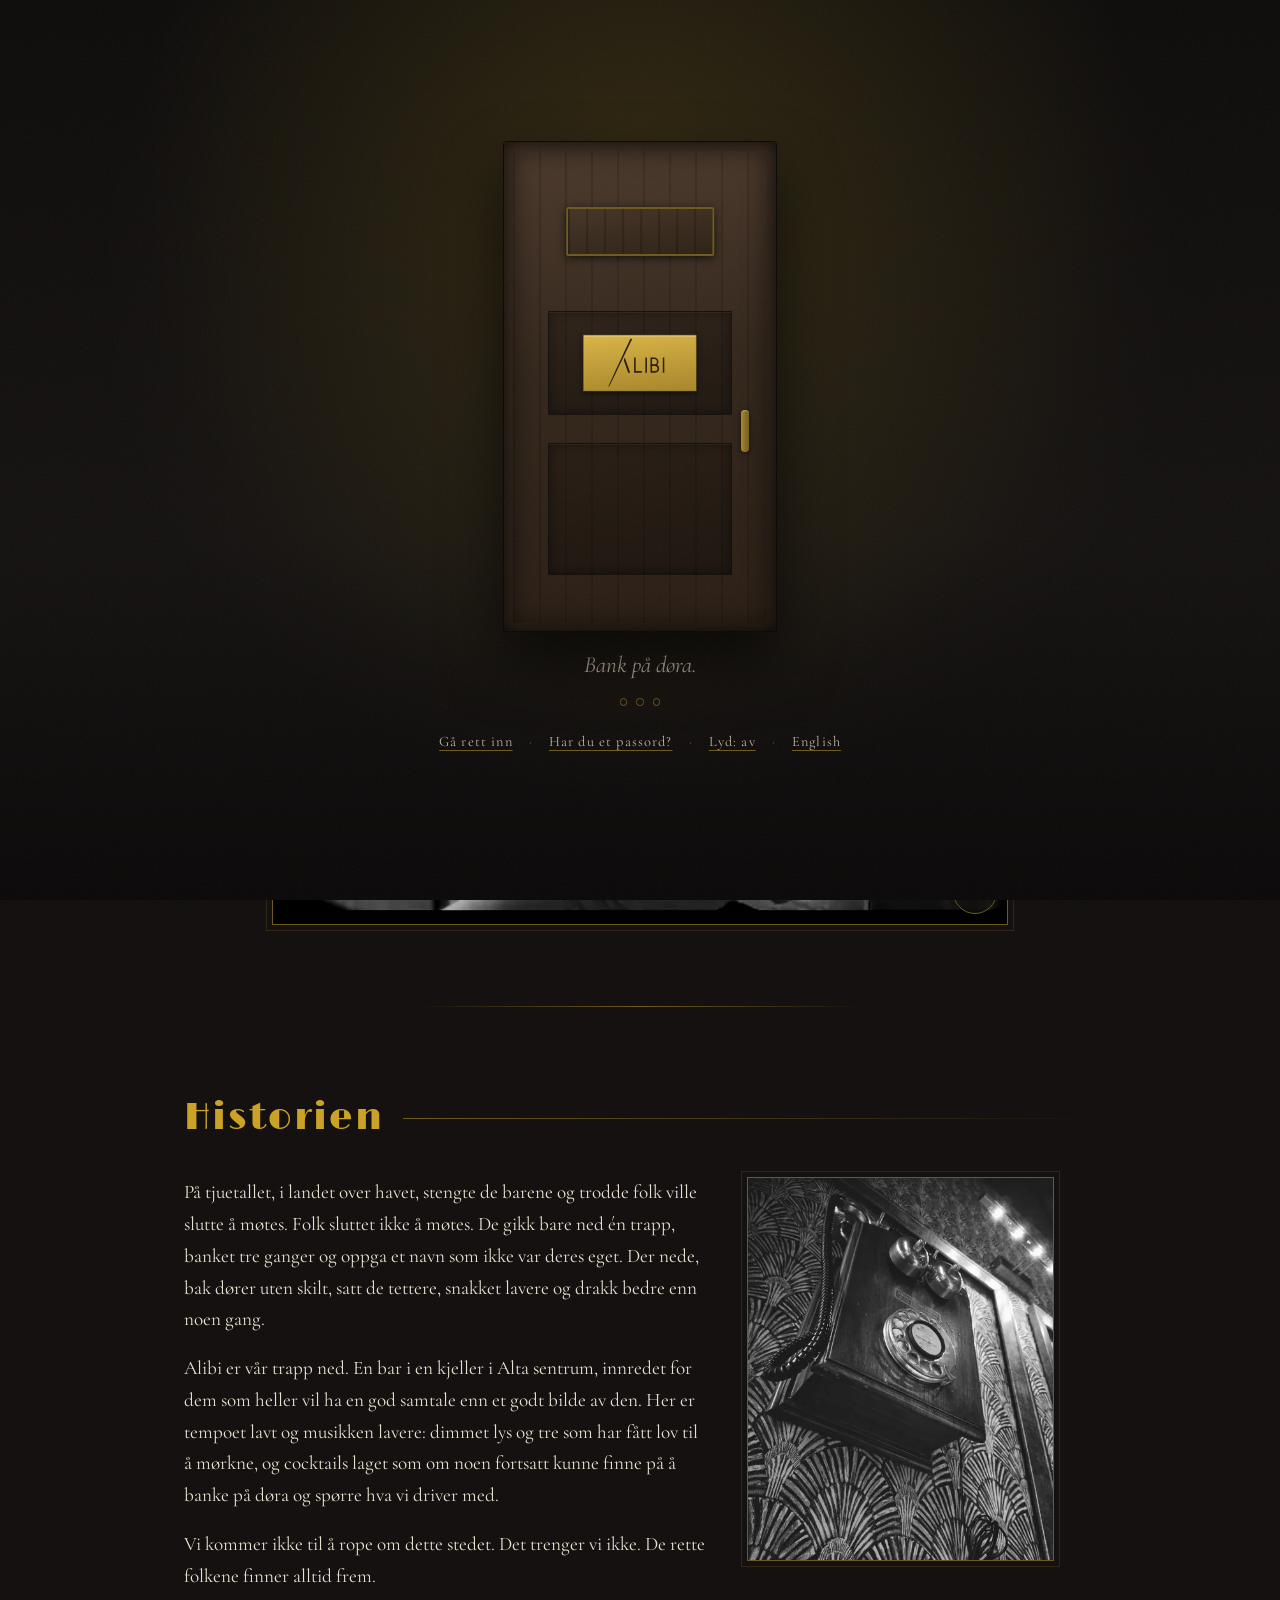
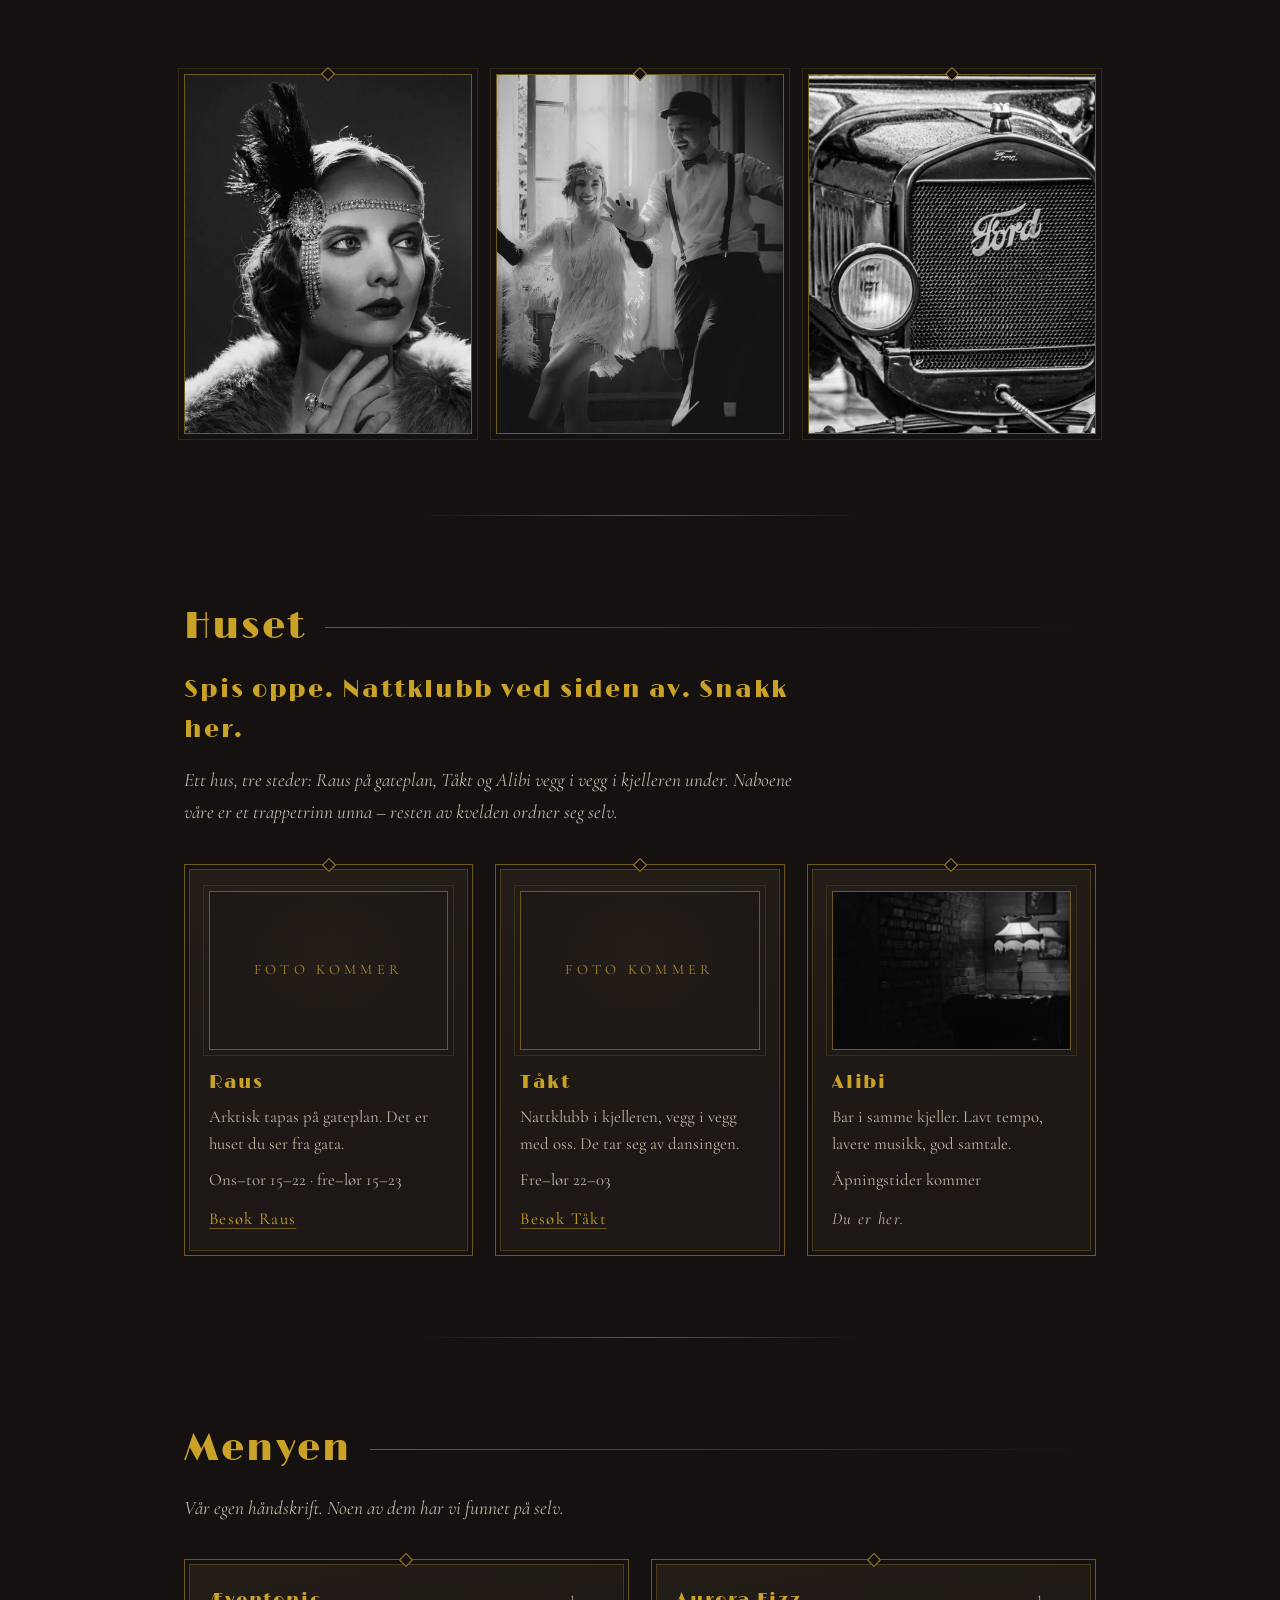
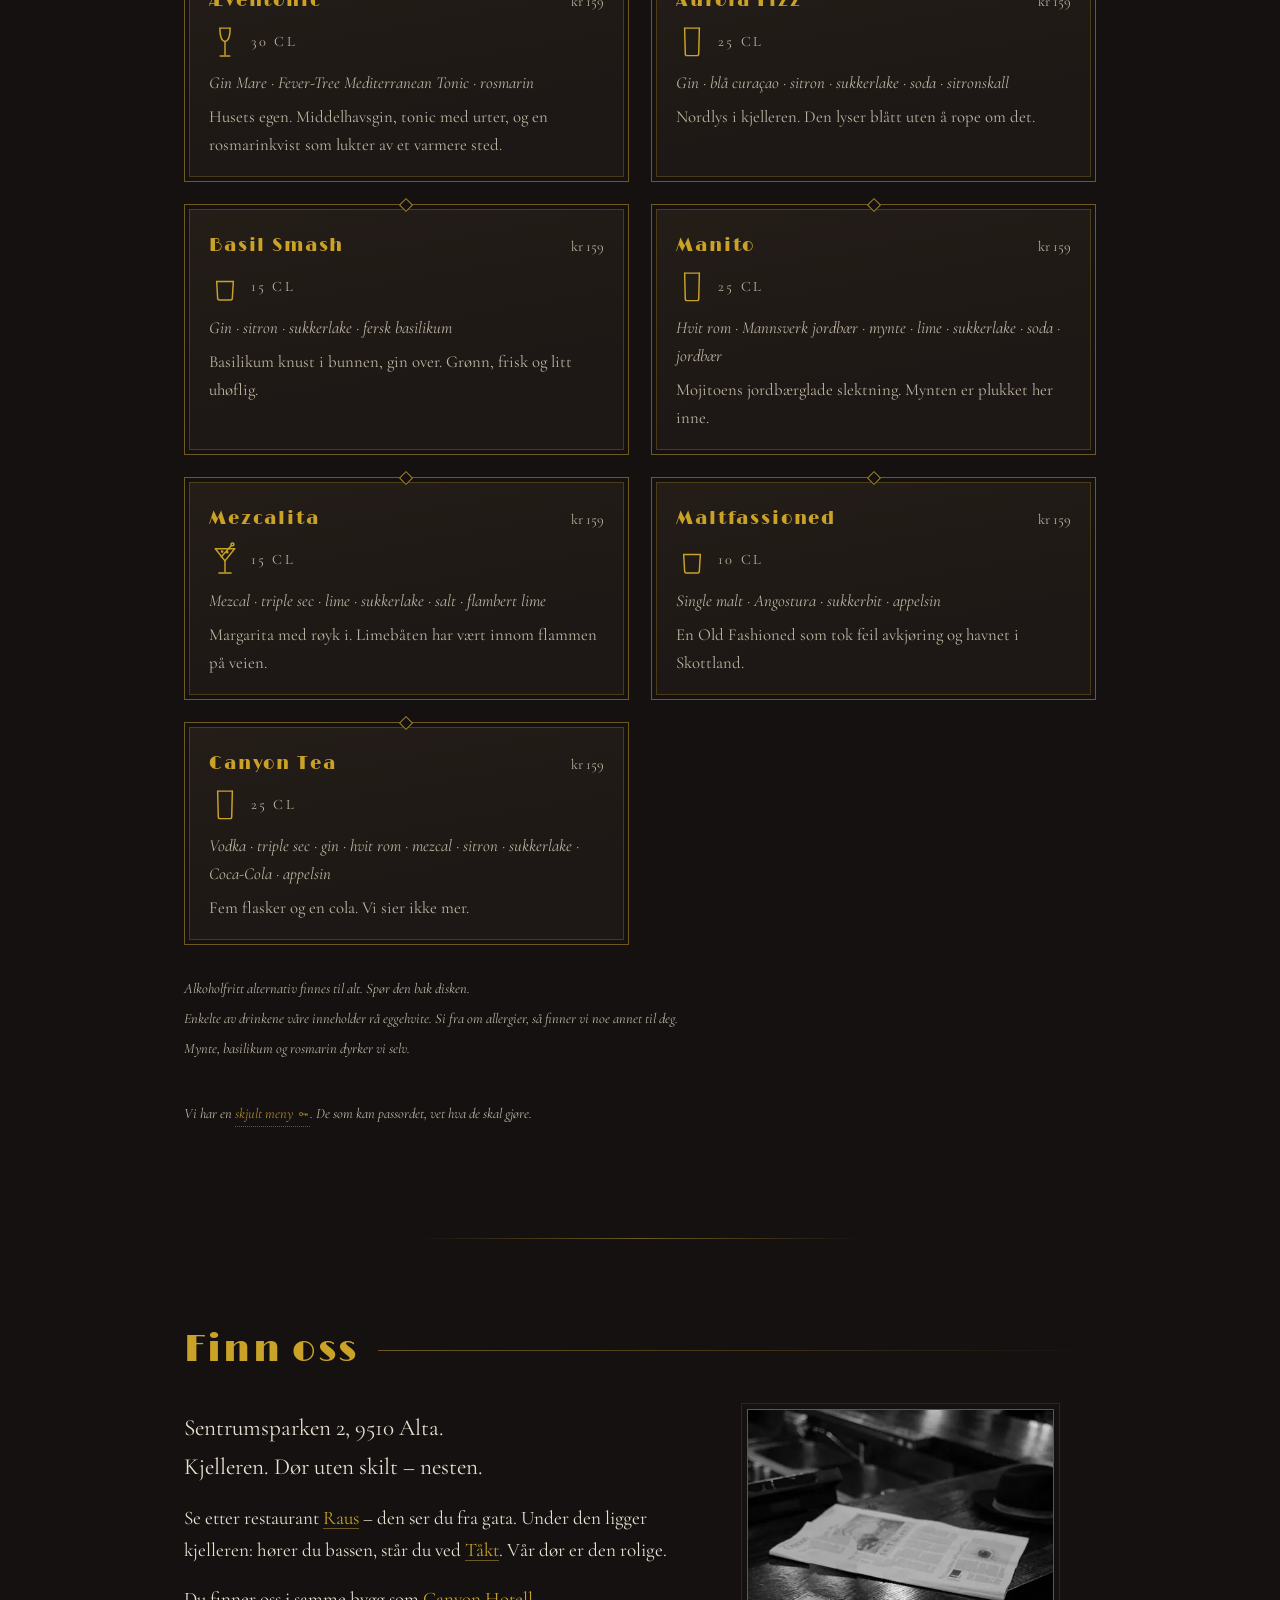
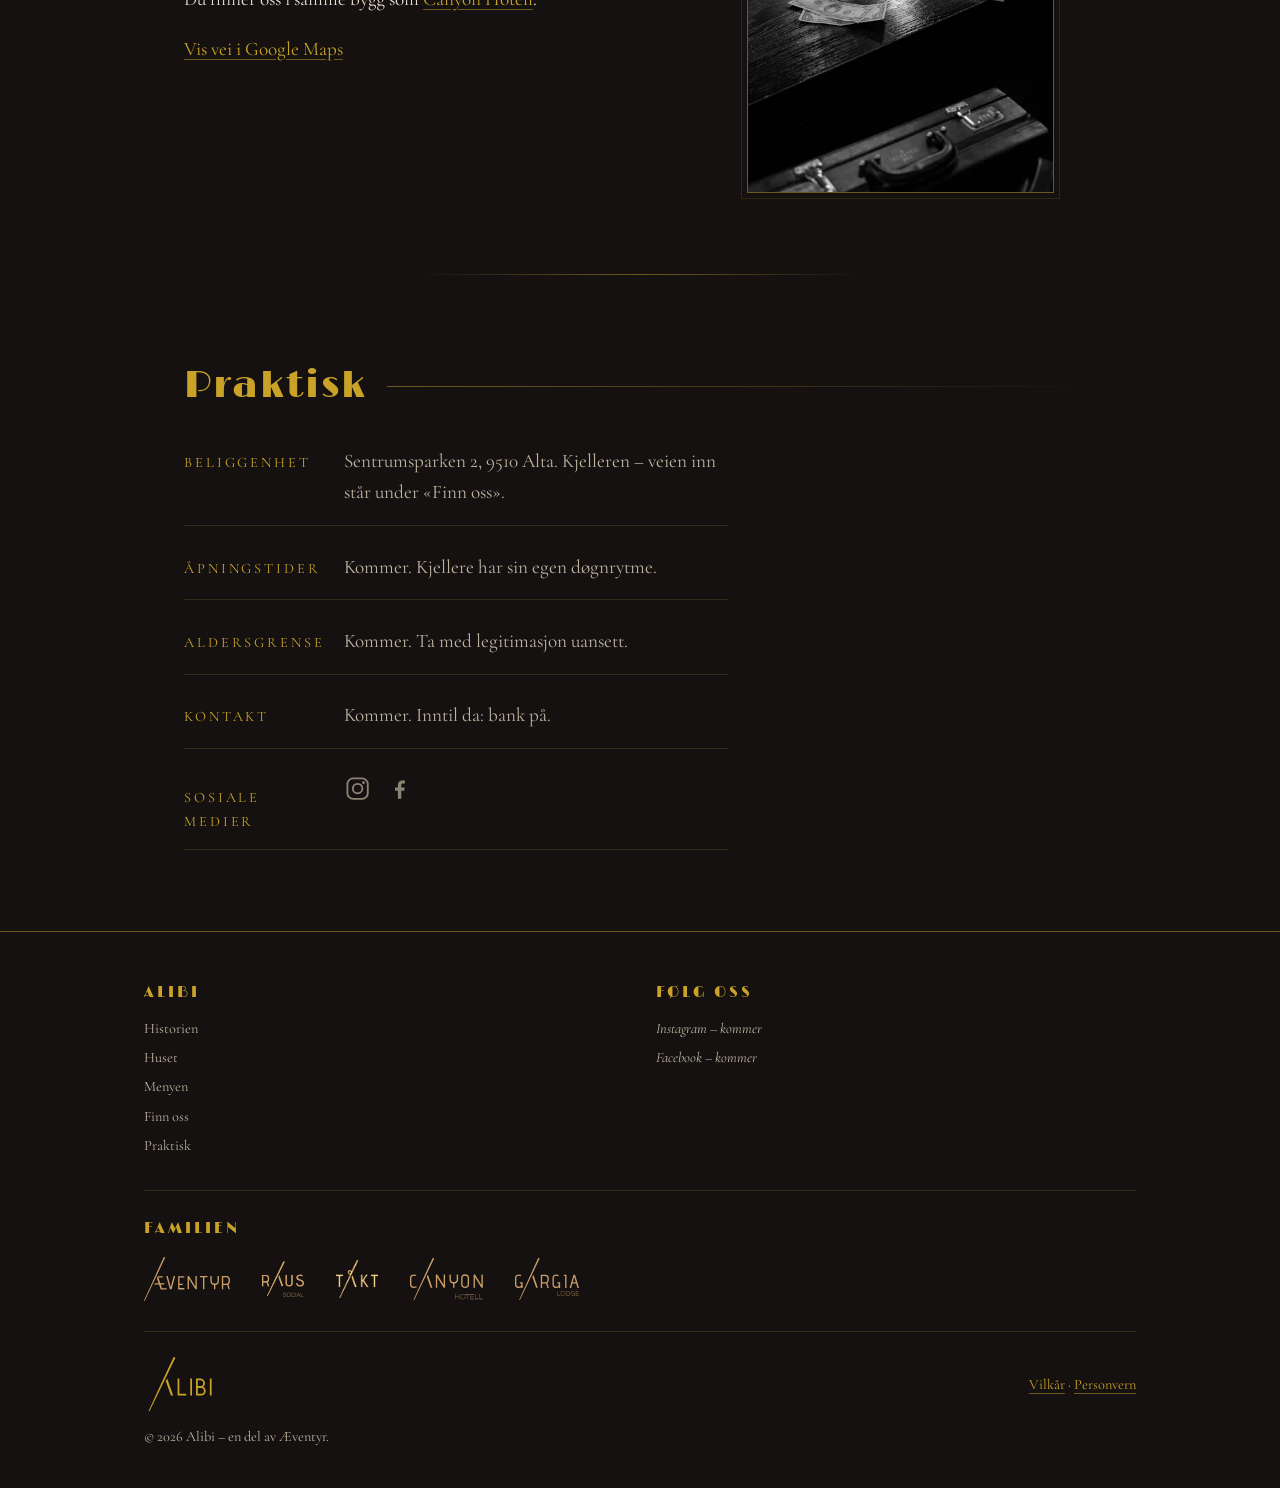
<file: no/index.html>
<!DOCTYPE html>
<html lang="nb">
<head>
  <meta charset="UTF-8">
  <meta name="viewport" content="width=device-width, initial-scale=1">
  <!-- GENERERT FIL – ikke rediger index.html eller no/index.html direkte.
       Tekst: tekst/nb.json og tekst/en.json. Meny: tekst/meny.json.
       Struktur: tools/mal.html. Bygg: python tools/bygg-sider.py -->
  <!-- PLACEHOLDER: fjernes ved lansering på ekte domene -->
  <meta name="robots" content="noindex">

  <title>Alibi – speakeasy i kjelleren, Alta</title>
  <meta name="description" content="Alibi er en speakeasy i en kjeller i Sentrumsparken 2, Alta. Cocktails, dimmet lys og mørknet tre. Bank på – det du ser her, blir mellom oss.">

  <!-- Språkvarianter – selvrefererende canonical + hreflang. Domenet ligger
       i tekst/felles.json (byttes ved lansering, TODO P2). -->
  <link rel="canonical" href="https://alibi-demo.vercel.app/no/">
  <link rel="alternate" hreflang="en" href="https://alibi-demo.vercel.app/">
  <link rel="alternate" hreflang="nb" href="https://alibi-demo.vercel.app/no/">
  <link rel="alternate" hreflang="x-default" href="https://alibi-demo.vercel.app/">

  <!-- Open Graph -->
  <meta property="og:type" content="website">
  <meta property="og:url" content="https://alibi-demo.vercel.app/no/">
  <meta property="og:title" content="Alibi – speakeasy i kjelleren, Alta">
  <meta property="og:description" content="En kjeller i Alta. En dør uten skilt – nesten. Bank på.">
  <meta property="og:locale" content="nb_NO">
  <meta property="og:locale:alternate" content="en_GB">
  <meta property="og:site_name" content="Alibi">
  <meta name="twitter:card" content="summary_large_image">
  <!-- PLACEHOLDER: og:image, canonical, hreflang og og:url bruker previewens
       domene («domene» i tekst/felles.json) – byttes til endelig domene ved
       lansering (TODO P2) -->
  <meta property="og:image" content="https://alibi-demo.vercel.app/assets/og-image.png">
  <meta property="og:image:width" content="1200">
  <meta property="og:image:height" content="630">
  <meta property="og:image:alt" content="Alibi-logoen i messing på mørk bunn, med teksten «Speakeasy i kjelleren · Alta»">
  <meta name="twitter:image" content="https://alibi-demo.vercel.app/assets/og-image.png">

  <link rel="icon" type="image/svg+xml" href="../assets/favicon.svg">
  <link rel="icon" type="image/png" sizes="32x32" href="../assets/favicon-32.png">
  <link rel="apple-touch-icon" sizes="180x180" href="../assets/apple-touch-icon.png">

  <!-- Fonter: Limelight (display) + Cormorant Garamond (brødtekst) –
       selvhostet i assets/fonts/. Preload kun de to som brukes over folden:
       Cormorant 400 og 400 kursiv (dørstatusen og velkomstlinja – LCP-elementet).
       Limelight brukes bare av overskriftene (h1–h4) under folden og lastes
       når de trengs. -->
  <link rel="preload" href="../assets/fonts/cormorant-garamond-400.woff2" as="font" type="font/woff2" crossorigin>
  <link rel="preload" href="../assets/fonts/cormorant-garamond-400-italic.woff2" as="font" type="font/woff2" crossorigin>

  <!-- Inline-skriptene står FØR stilarket: et skript etter <link rel="stylesheet">
       må vente på at CSS-en er lastet, og omdirigeringen skal skje så tidlig som mulig. -->
  <!-- Hindrer at døra blinker forbi for besøkende som allerede er sluppet inn.
       Ellers: «dor-lukket» pauser animasjonene bak døra (kammerlys, støv) til
       døra åpnes – de er usynlige der og koster bare rastrering. main.js fjerner
       klassen idet døra begynner å åpne seg. -->
  <script>
    if (sessionStorage.getItem('alibi-inne')) {
      document.documentElement.classList.add('inne');
    } else {
      document.documentElement.classList.add('dor-lukket');
    }
  </script>

  <!-- Tekstene JavaScript skriver ut (dør og skjult meny) – fra tekst/*.json -->
  <script id="alibi-tekst" type="application/json">{"bakromAapnet":"Du kan passordet. Den skjulte menyen er din.","feilPassord":"Det var ikke det.","lydPaa":"Lyd: på","lydAv":"Lyd: av","bank1":"En gang til.","bank2":"Én til …","fantOss":"Du fant oss.","somDuVil":"Som du vil.","filmSpill":"Spill av film","filmPause":"Sett film på pause","velkommenTilbake":"Velkommen tilbake."}</script>

  <link rel="stylesheet" href="../css/style.min.css">

  <!-- PLACEHOLDER: adresse må bekreftes – se TODO P15. Gjelder «address» i
       JSON-LD-en under (JSON kan ikke bære kommentaren selv). Feil adresse her
       ender i Google Maps/Business – skal avklares FØR lansering. -->
  <!-- PLACEHOLDER: «sameAs» legges inn i JSON-LD-en når Alibis egne
       SoMe-kontoer finnes (se TODO P17) -->
  <script type="application/ld+json">
  {
    "@context": "https://schema.org",
    "@type": "BarOrPub",
    "name": "Alibi",
    "url": "https://alibi-demo.vercel.app/no/",
    "inLanguage": "nb",
    "description": "Speakeasy-bar i kjelleren under restaurant Raus i Alta sentrum, inspirert av forbudstidens USA.",
    "address": {
      "@type": "PostalAddress",
      "streetAddress": "Sentrumsparken 2",
      "postalCode": "9510",
      "addressLocality": "Alta",
      "addressCountry": "NO"
    },
    "containedInPlace": {
      "@type": "Hotel",
      "name": "Canyon Hotell",
      "url": "https://canyonhotell.no/nb"
    },
    "parentOrganization": {
      "@type": "Organization",
      "name": "Æventyr",
      "url": "https://aeventyr.no/nb/"
    },
    "servesCuisine": "Cocktails"
  }
  </script>

  <script src="../js/main.js" defer></script>
</head>
<body>

<!-- Glasstegningene til menyen – samme strekstil som Æventyr-ikonene og den
     trykte menyen. Definert én gang her, brukt med <use> i menykortene.
     display:none i stil, ikke hidden-attributtet – det gjelder ikke for
     SVG-elementer og lot blokka rendre som en tom boks over topplinja. -->
<svg style="display:none" aria-hidden="true" focusable="false" xmlns="http://www.w3.org/2000/svg">
  <symbol id="glass-vin" viewBox="0 0 100 120">
    <path d="M34,16 L66,16"/>
    <path d="M34,16 C34,38 37,57 50,58 C63,57 66,38 66,16"/>
    <path d="M50,58 L50,99"/>
    <path d="M35,103 L65,103"/>
  </symbol>
  <symbol id="glass-highball" viewBox="0 0 100 120">
    <path d="M27,16 L73,16"/>
    <path d="M27,16 L29,96 C29,100 32,102 35,102 L65,102 C68,102 71,100 71,96 L73,16"/>
  </symbol>
  <symbol id="glass-rocks" viewBox="0 0 100 120">
    <path d="M24,42 L76,42"/>
    <path d="M24,42 L27,94 C27,98 30,100 33,100 L67,100 C70,100 73,98 73,94 L76,42"/>
  </symbol>
  <symbol id="glass-margarita" viewBox="0 0 100 120">
    <path d="M20,24 L80,24"/>
    <path d="M20,24 L50,62 L80,24"/>
    <path d="M50,62 L50,96"/>
    <path d="M31,100 L69,100"/>
    <path d="M38,50 L70,14"/>
    <circle cx="73.5" cy="10.5" r="4.5"/>
    <circle cx="41" cy="33" r="1.9"/>
    <circle cx="57" cy="35" r="1.9"/>
  </symbol>
  <!-- Alibi-ordmerket (img/logo/alibi-logo.svg): gruppens A – én lang diagonal
       + kort høyre ben – og LIBI i samme strek. Brukes med <use> i topplinja,
       hero, dørskiltet og footeren; fargen styres av CSS via currentColor. -->
  <symbol id="alibi-ordmerke" viewBox="0 0 236.88 188.95">
    <g fill="currentColor"><path d="M19,188.06C49.27,128.47,78.77,64.92,108.64,3.35a1.46,1.46,0,0,0-.76-2L104.72.11c-.74-.29-1.88,0-2.62,1.52C72.77,63.42,42.27,131.16,16.29,186.81a1.48,1.48,0,0,0,.59,1.94h0A1.54,1.54,0,0,0,19,188.06Z"/><polygon points="93.43 134.01 101.24 134.01 80.6 74.46 75.98 84.18 93.43 134.01"/><path d="M116.70,74.69h6.09v59.22h-6.09ZM116.70,127.82h30.00v6.09h-30.00ZM160.70,74.69h6.09v59.22h-6.09Z"/><path fill-rule="evenodd" d="M180.79,74.69H195.26A16.53,16.53 0 0 1 195.26,107.75H180.79ZM186.88,80.78H195.26A10.44,10.44 0 0 1 195.26,101.66H186.88Z"/><path fill-rule="evenodd" d="M180.79,101.66H198.66A16.13,16.13 0 0 1 198.66,133.91H180.79ZM186.88,107.75H198.66A10.04,10.04 0 0 1 198.66,127.82H186.88Z"/><path d="M228.79,74.69h6.09v59.22h-6.09Z"/></g>
  </symbol>
  <!-- Flaggene til språkvelgeren: 16 × 12, dempede farger som passer paletten.
       Aldri alene – teksten (EN/NO, English/Norsk) står alltid ved siden av. -->
  <symbol id="flagg-gb" viewBox="0 0 16 12">
    <rect width="16" height="12" fill="#3b4a6b"/>
    <path d="M0,0 L16,12 M16,0 L0,12" stroke="#d9d2c4" stroke-width="2.4"/>
    <path d="M0,0 L16,12 M16,0 L0,12" stroke="#8a3a3f" stroke-width="0.8"/>
    <path d="M8,0 V12 M0,6 H16" stroke="#d9d2c4" stroke-width="4"/>
    <path d="M8,0 V12 M0,6 H16" stroke="#8a3a3f" stroke-width="2.2"/>
  </symbol>
  <symbol id="flagg-no" viewBox="0 0 16 12">
    <rect width="16" height="12" fill="#8a3a3f"/>
    <path d="M5.8,0 V12 M0,6 H16" stroke="#d9d2c4" stroke-width="3"/>
    <path d="M5.8,0 V12 M0,6 H16" stroke="#3b4a6b" stroke-width="1.5"/>
  </symbol>
</svg>

<a class="skip-lenke" href="#hoved">Hopp til innholdet</a>

<!-- ============================================================
     DØRA – inngangsscenen. Et overlay: alt innhold ligger bak i
     DOM-en og er crawlbart uansett. Vises kun én gang per besøk.
     ============================================================ -->
<div id="dora" class="dor-scene" data-state="lukket">
  <div class="dor-vegg">

    <div class="dor-ramme">
      <button type="button" id="dor-knapp" class="dor" aria-label="Bank på døra. Tre bank slipper deg inn.">
        <span class="dor-blad" aria-hidden="true">
          <!-- Dørluka med øyet bak -->
          <span class="luke">
            <span class="luke-aapning">
              <svg class="oye" viewBox="0 0 120 48" aria-hidden="true" focusable="false">
                <ellipse class="oye-hvitt" cx="60" cy="24" rx="46" ry="19"/>
                <g class="oye-iris-gruppe">
                  <circle class="oye-iris" cx="60" cy="24" r="13"/>
                  <circle class="oye-pupill" cx="60" cy="24" r="6"/>
                  <circle class="oye-glimt" cx="64" cy="20" r="2"/>
                </g>
                <path class="oye-lokk" d="M14 24 Q60 -14 106 24 Q60 10 14 24 Z"/>
              </svg>
            </span>
            <span class="luke-deksel"></span>
          </span>
          <!-- Dørfyllinger og håndtak -->
          <span class="dor-fylling dor-fylling-topp"></span>
          <span class="dor-fylling dor-fylling-bunn"></span>
          <!-- Messingskiltet: ordmerket gravert i plata, sentrert i det øvre feltet.
               Står etter fyllingene i DOM-en så det males oppå feltet (dekor – knappen har egen aria-label). -->
          <span class="dor-skilt"><svg class="ordmerke" viewBox="0 0 236.88 188.95" aria-hidden="true" focusable="false"><use href="#alibi-ordmerke"/></svg></span>
          <span class="dor-handtak"></span>
        </span>
      </button>

      <p class="dor-status" id="dor-status" role="status" aria-live="polite">Bank på døra.</p>

      <div class="bank-spor" aria-hidden="true">
        <span class="bank-prikk"></span><span class="bank-prikk"></span><span class="bank-prikk"></span>
      </div>
    </div>

    <div class="dor-valg">
      <a class="dor-hopp" id="gaa-rett-inn" href="#velkommen">Gå rett inn</a>
      <span class="dor-valg-skille" aria-hidden="true">·</span>
      <button type="button" class="dor-passord-knapp" id="passord-vis" aria-expanded="false" aria-controls="passord-felt-wrap">Har du et passord?</button>
      <span class="dor-valg-skille" aria-hidden="true">·</span>
      <button type="button" class="dor-lyd" id="lyd-knapp" aria-pressed="false">Lyd: av</button>
      <span class="dor-valg-skille" aria-hidden="true">·</span>
      <!-- Diskret språkbytte før man går inn – samme lagring som språkvelgeren i topplinja -->
      <a class="dor-hopp dor-sprak" href="/" hreflang="en" lang="en" data-sprak="en">English</a>
    </div>

    <!-- Easter egg: passordet «Æventyr» åpner døra umiddelbart -->
    <form class="passord-felt-wrap" id="passord-felt-wrap" hidden>
      <label class="sr-only" for="passord-felt">Passord</label>
      <input type="password" id="passord-felt" class="passord-input" autocomplete="off" spellcheck="false" placeholder="Hvisk det her …">
    </form>
  </div>
</div>

<header class="topplinje">
  <nav aria-label="Hovedmeny">
    <a class="topplinje-merke" href="#velkommen"><svg class="ordmerke" viewBox="0 0 236.88 188.95" role="img" aria-labelledby="ordmerke-topp"><title id="ordmerke-topp">Alibi</title><use href="#alibi-ordmerke"/></svg></a>
    <ul class="topplinje-lenker">
      <li><a href="#historien">Historien</a></li>
      <li><a href="#huset">Huset</a></li>
      <li><a href="#menyen">Menyen</a></li>
      <li><a href="#finn-oss">Finn oss</a></li>
      <li><a href="#praktisk">Praktisk</a></li>
    </ul>
    <!-- Stedsbytteren: resten av huset, ett blikk unna – samme mønster som søstersidene -->
    <ul class="topplinje-steder" aria-label="Resten av huset">
      <li><a href="https://raussocial.no/no" rel="noopener" target="_blank">Raus<span class="sr-only"> (åpnes i ny fane)</span></a></li>
      <li><a href="https://raussocial.no/no/takt" rel="noopener" target="_blank">Tåkt<span class="sr-only"> (åpnes i ny fane)</span></a></li>
    </ul>
    <!-- Språkvelgeren: <details> så den virker uten JS. JS lukker på Esc og
         klikk utenfor, og lagrer valget («alibi-sprak» i localStorage). -->
    <details class="sprak">
      <summary class="sprak-knapp"><span class="sr-only">Språk: </span><svg class="sprak-flagg" aria-hidden="true" focusable="false"><use href="#flagg-no"/></svg><span class="sprak-kode">NO</span><svg class="sprak-pil" viewBox="0 0 10 6" aria-hidden="true" focusable="false"><path d="M1,1 L5,5 L9,1" fill="none" stroke="currentColor" stroke-width="1.4" stroke-linecap="round" stroke-linejoin="round"/></svg></summary>
      <ul class="sprak-liste">
        <li><a href="/" hreflang="en" lang="en" data-sprak="en"><svg class="sprak-flagg" aria-hidden="true" focusable="false"><use href="#flagg-gb"/></svg>English</a></li>
        <li><a href="/no/" hreflang="nb" lang="nb" data-sprak="nb" aria-current="page"><svg class="sprak-flagg" aria-hidden="true" focusable="false"><use href="#flagg-no"/></svg>Norsk</a></li>
      </ul>
    </details>
  </nav>
</header>

<main id="hoved">

  <!-- ============ VELKOMMEN ============ -->
  <section id="velkommen" class="seksjon seksjon-velkommen">
    <p class="overtekst">Alta · kjelleren · siden i kveld</p>
    <h1 class="logotype" tabindex="-1"><svg class="ordmerke" viewBox="0 0 236.88 188.95" role="img" aria-labelledby="ordmerke-hero"><title id="ordmerke-hero">Alibi</title><use href="#alibi-ordmerke"/></svg></h1>
    <p class="velkomst-linje">Du fant oss. Det du ser her, blir mellom oss.</p>

    <!-- PLACEHOLDER: eksempelfilm med vannmerke (Envato-forhåndsvisning), lisensieres eller byttes før lansering -->
    <!-- Hero-filmen: dekor, lydløs, i loop. Det ligger med vilje INGEN <video> i DOM-en
         her – bare plakaten som <img>. main.js lager videoelementet (fra data-film/
         data-plakat) første gang filmen skal spille: når døra er åpnet, feltet er i
         syne og verken redusert bevegelse eller sparemodus er på. Grunn: WebKit/Safari
         laster hele fila for en <video preload="none"> som står i markupen, også bak
         lukket dør. Uten JS: <noscript>-videoen med nettleserens egne kontroller.
         Filer og bytte: tools/lag-hero-film.py. -->
    <div class="medie-slot medie-slot-hero medie-slot-film" id="hero-felt" data-film="../assets/video/alibi-hero.mp4" data-plakat="../assets/video/alibi-hero-poster.webp">
      <img class="hero-film hero-plakat" src="../assets/video/alibi-hero-poster.webp" width="736" height="414" alt="" decoding="async">
      <noscript>
        <video class="hero-film" muted loop playsinline controls preload="none" width="960" height="540" poster="../assets/video/alibi-hero-poster.webp" aria-hidden="true">
          <source src="../assets/video/alibi-hero.mp4" type="video/mp4">
        </video>
      </noscript>
      <button type="button" class="film-knapp" id="film-knapp" data-tilstand="pauset" aria-label="Spill av film" hidden>
        <svg class="film-ikon-pause" viewBox="0 0 16 16" aria-hidden="true" focusable="false"><rect x="3" y="2.5" width="3.4" height="11" fill="currentColor"/><rect x="9.6" y="2.5" width="3.4" height="11" fill="currentColor"/></svg>
        <svg class="film-ikon-spill" viewBox="0 0 16 16" aria-hidden="true" focusable="false"><path d="M4.5,2.5 L13,8 L4.5,13.5 Z" fill="currentColor"/></svg>
      </button>
    </div>
  </section>

  <hr class="skille" aria-hidden="true">

  <!-- ============ HISTORIEN ============ -->
  <section id="historien" class="seksjon">
    <h2>Historien</h2>
    <div class="to-spalter">
      <div class="prosa">
        <p>På tjuetallet, i landet over havet, stengte de barene og trodde folk ville slutte å møtes. Folk sluttet ikke å møtes. De gikk bare ned én trapp, banket tre ganger og oppga et navn som ikke var deres eget. Der nede, bak dører uten skilt, satt de tettere, snakket lavere og drakk bedre enn noen gang.</p>
        <p>Alibi er vår trapp ned. En bar i en kjeller i Alta sentrum, innredet for dem som heller vil ha en god samtale enn et godt bilde av den. Her er tempoet lavt og musikken lavere: dimmet lys og tre som har fått lov til å mørkne, og cocktails laget som om noen fortsatt kunne finne på å banke på døra og spørre hva vi driver med.</p>
        <p>Vi kommer ikke til å rope om dette stedet. Det trenger vi ikke. De rette folkene finner alltid frem.</p>
      </div>
      <!-- PLACEHOLDER: stemningsbilde (stock, Pexels), byttes med ekte foto av Alibi.
           Forventet fil: assets/interior-1.jpg (TODO P4). -->
      <figure class="medie-slot medie-slot-staaende medie-slot-foto">
        <picture>
          <source type="image/webp" srcset="../img/alibi-telefon-480.webp 480w, ../img/alibi-telefon-800.webp 800w" sizes="(max-width: 22rem) calc(100vw - 2.5rem), 19.2rem">
          <img src="../img/alibi-telefon-800.jpg" width="800" height="1000" alt="Gammel veggtelefon med nummerskive mot mønstret tapet" loading="lazy" decoding="async">
        </picture>
      </figure>
    </div>
  </section>

  <!-- ============ FOTOBÅND – pusterom mellom Historien og Huset (ingen overskrift, ikke i navigasjonen) ============ -->
  <!-- PLACEHOLDER: stemningsbilde (stock), byttes med ekte foto av Alibi -->
  <div class="fotoband">
    <div class="fotoband-rull" tabindex="0" role="region" aria-label="Stemningsbilder">
      <ul class="fotoband-liste">
        <li>
          <figure class="medie-slot medie-slot-foto fotoband-bilde">
            <picture>
              <source type="image/webp" srcset="../img/alibi-dame-480.webp 480w, ../img/alibi-dame-640.webp 640w, ../img/alibi-dame-800.webp 800w" sizes="(min-width: 62.5rem) 18rem, (min-width: 46rem) calc((92vw - 3rem) / 3), 75vw">
              <img src="../img/alibi-dame-800.jpg" width="800" height="1000" alt="Kvinne i 1920-tallsantrekk med fjær og pannebånd" loading="lazy" decoding="async">
            </picture>
          </figure>
        </li>
        <li>
          <figure class="medie-slot medie-slot-foto fotoband-bilde">
            <picture>
              <source type="image/webp" srcset="../img/alibi-par-dans-480.webp 480w, ../img/alibi-par-dans-640.webp 640w, ../img/alibi-par-dans-800.webp 800w" sizes="(min-width: 62.5rem) 18rem, (min-width: 46rem) calc((92vw - 3rem) / 3), 75vw">
              <img src="../img/alibi-par-dans-800.jpg" width="800" height="1000" alt="Et par i 1920-tallsklær som danser" loading="lazy" decoding="async">
            </picture>
          </figure>
        </li>
        <li>
          <figure class="medie-slot medie-slot-foto fotoband-bilde">
            <picture>
              <source type="image/webp" srcset="../img/alibi-ford-480.webp 480w, ../img/alibi-ford-640.webp 640w, ../img/alibi-ford-800.webp 800w" sizes="(min-width: 62.5rem) 18rem, (min-width: 46rem) calc((92vw - 3rem) / 3), 75vw">
              <img src="../img/alibi-ford-800.jpg" width="800" height="1000" alt="Veteranbil fra 1920-tallet sett forfra" loading="lazy" decoding="async">
            </picture>
          </figure>
        </li>
      </ul>
    </div>
  </div>

  <hr class="skille" aria-hidden="true">

  <!-- ============ HUSET – familien: Raus, Tåkt og oss ============ -->
  <section id="huset" class="seksjon">
    <h2>Huset</h2>
    <p class="huset-motto">Spis oppe. Nattklubb ved siden av. Snakk her.</p>
    <p class="seksjon-ingress">Ett hus, tre steder: Raus på gateplan, Tåkt og Alibi vegg i vegg i kjelleren under. Naboene våre er et trappetrinn unna – resten av kvelden ordner seg selv.</p>

    <ul class="meny-liste hus-liste">
      <li class="meny-kort hus-kort">
        <div class="meny-kort-indre">
          <!-- PLACEHOLDER: foto av Raus (fasade eller lokale). Forventet fil: assets/raus.jpg – se TODO P16. Ikke hotlink fra aeventyr-CDN. -->
          <div class="medie-slot medie-slot-hus" role="img" aria-label="Plassholder for foto av Raus">
            <span class="medie-slot-tekst">Foto kommer</span>
          </div>
          <h3>Raus</h3>
          <p>Arktisk tapas på gateplan. Det er huset du ser fra gata.</p>
          <p class="hus-fakta">Ons–tor 15–22 · fre–lør 15–23</p>
          <p class="hus-handling"><a class="tekstlenke" href="https://raussocial.no/no" rel="noopener" target="_blank">Besøk Raus<span class="sr-only"> (åpnes i ny fane)</span></a></p>
        </div>
      </li>
      <li class="meny-kort hus-kort">
        <div class="meny-kort-indre">
          <!-- PLACEHOLDER: foto av Tåkt (dansegulv eller inngang). Forventet fil: assets/taakt.jpg – se TODO P16. Ikke hotlink fra aeventyr-CDN. -->
          <div class="medie-slot medie-slot-hus" role="img" aria-label="Plassholder for foto av Tåkt">
            <span class="medie-slot-tekst">Foto kommer</span>
          </div>
          <h3>Tåkt</h3>
          <p>Nattklubb i kjelleren, vegg i vegg med oss. De tar seg av dansingen.</p>
          <p class="hus-fakta">Fre–lør 22–03</p>
          <p class="hus-handling"><a class="tekstlenke" href="https://raussocial.no/no/takt" rel="noopener" target="_blank">Besøk Tåkt<span class="sr-only"> (åpnes i ny fane)</span></a></p>
        </div>
      </li>
      <li class="meny-kort hus-kort hus-kort-her">
        <div class="meny-kort-indre">
          <!-- PLACEHOLDER: stemningsbilde (stock, Pexels), byttes med ekte foto av Alibi (TODO P16). -->
          <figure class="medie-slot medie-slot-hus medie-slot-foto">
            <picture>
              <source type="image/webp" srcset="../img/alibi-lampe-480.webp 480w, ../img/alibi-lampe-800.webp 800w" sizes="(min-width: 46rem) 15rem, calc(100vw - 5.7rem)">
              <img src="../img/alibi-lampe-800.jpg" width="800" height="533" alt="Bordlampe med frynser som lyser opp et hjørne med murvegg og skinnsofa" loading="lazy" decoding="async">
            </picture>
          </figure>
          <h3>Alibi</h3>
          <p>Bar i samme kjeller. Lavt tempo, lavere musikk, god samtale.</p>
          <p class="hus-fakta">Åpningstider kommer</p>
          <p class="hus-handling"><span class="hus-her" aria-current="page">Du er her.</span></p>
        </div>
      </li>
    </ul>
  </section>

  <hr class="skille" aria-hidden="true">

  <!-- ============ MENYEN – kortene genereres fra tekst/meny.json ============ -->
  <section id="menyen" class="seksjon">
    <h2>Menyen</h2>
    <p class="seksjon-ingress">Vår egen håndskrift. Noen av dem har vi funnet på selv.</p>

    <!-- PLACEHOLDER: prisene er midlertidig satt til 159 på alle kort i tekst/meny.json – byttes med reelle priser når de leveres (TODO P5) -->
    <ul class="meny-liste">
      <li class="meny-kort">
        <div class="meny-kort-indre">
          <div class="meny-kort-topp"><h3>Æventonic</h3><span class="meny-pris">kr 159</span></div>
          <div class="meny-glass">
            <svg class="glass-ikon" viewBox="0 0 100 120" fill="none" stroke="currentColor" stroke-width="4.6" stroke-linecap="round" stroke-linejoin="round" aria-hidden="true" focusable="false"><use href="#glass-vin"/></svg>
            <span class="meny-glass-tekst">30 cl</span>
          </div>
          <p class="meny-ingredienser">Gin Mare · Fever-Tree Mediterranean Tonic · rosmarin</p>
          <p>Husets egen. Middelhavsgin, tonic med urter, og en rosmarinkvist som lukter av et varmere sted.</p>
        </div>
      </li>
      <li class="meny-kort">
        <div class="meny-kort-indre">
          <div class="meny-kort-topp"><h3>Aurora Fizz</h3><span class="meny-pris">kr 159</span></div>
          <div class="meny-glass">
            <svg class="glass-ikon" viewBox="0 0 100 120" fill="none" stroke="currentColor" stroke-width="4.6" stroke-linecap="round" stroke-linejoin="round" aria-hidden="true" focusable="false"><use href="#glass-highball"/></svg>
            <span class="meny-glass-tekst">25 cl</span>
          </div>
          <p class="meny-ingredienser">Gin · blå curaçao · sitron · sukkerlake · soda · sitronskall</p>
          <p>Nordlys i kjelleren. Den lyser blått uten å rope om det.</p>
        </div>
      </li>
      <li class="meny-kort">
        <div class="meny-kort-indre">
          <div class="meny-kort-topp"><h3>Basil Smash</h3><span class="meny-pris">kr 159</span></div>
          <div class="meny-glass">
            <svg class="glass-ikon" viewBox="0 0 100 120" fill="none" stroke="currentColor" stroke-width="4.6" stroke-linecap="round" stroke-linejoin="round" aria-hidden="true" focusable="false"><use href="#glass-rocks"/></svg>
            <span class="meny-glass-tekst">15 cl</span>
          </div>
          <p class="meny-ingredienser">Gin · sitron · sukkerlake · fersk basilikum</p>
          <p>Basilikum knust i bunnen, gin over. Grønn, frisk og litt uhøflig.</p>
        </div>
      </li>
      <li class="meny-kort">
        <div class="meny-kort-indre">
          <div class="meny-kort-topp"><h3>Manito</h3><span class="meny-pris">kr 159</span></div>
          <div class="meny-glass">
            <svg class="glass-ikon" viewBox="0 0 100 120" fill="none" stroke="currentColor" stroke-width="4.6" stroke-linecap="round" stroke-linejoin="round" aria-hidden="true" focusable="false"><use href="#glass-highball"/></svg>
            <span class="meny-glass-tekst">25 cl</span>
          </div>
          <p class="meny-ingredienser">Hvit rom · Mannsverk jordbær · mynte · lime · sukkerlake · soda · jordbær</p>
          <p>Mojitoens jordbærglade slektning. Mynten er plukket her inne.</p>
        </div>
      </li>
      <li class="meny-kort">
        <div class="meny-kort-indre">
          <div class="meny-kort-topp"><h3>Mezcalita</h3><span class="meny-pris">kr 159</span></div>
          <div class="meny-glass">
            <svg class="glass-ikon" viewBox="0 0 100 120" fill="none" stroke="currentColor" stroke-width="4.6" stroke-linecap="round" stroke-linejoin="round" aria-hidden="true" focusable="false"><use href="#glass-margarita"/></svg>
            <span class="meny-glass-tekst">15 cl</span>
          </div>
          <p class="meny-ingredienser">Mezcal · triple sec · lime · sukkerlake · salt · flambert lime</p>
          <p>Margarita med røyk i. Limebåten har vært innom flammen på veien.</p>
        </div>
      </li>
      <li class="meny-kort">
        <div class="meny-kort-indre">
          <div class="meny-kort-topp"><h3>Maltfassioned</h3><span class="meny-pris">kr 159</span></div>
          <div class="meny-glass">
            <svg class="glass-ikon" viewBox="0 0 100 120" fill="none" stroke="currentColor" stroke-width="4.6" stroke-linecap="round" stroke-linejoin="round" aria-hidden="true" focusable="false"><use href="#glass-rocks"/></svg>
            <span class="meny-glass-tekst">10 cl</span>
          </div>
          <p class="meny-ingredienser">Single malt · Angostura · sukkerbit · appelsin</p>
          <p>En Old Fashioned som tok feil avkjøring og havnet i Skottland.</p>
        </div>
      </li>
      <li class="meny-kort">
        <div class="meny-kort-indre">
          <div class="meny-kort-topp"><h3>Canyon Tea</h3><span class="meny-pris">kr 159</span></div>
          <div class="meny-glass">
            <svg class="glass-ikon" viewBox="0 0 100 120" fill="none" stroke="currentColor" stroke-width="4.6" stroke-linecap="round" stroke-linejoin="round" aria-hidden="true" focusable="false"><use href="#glass-highball"/></svg>
            <span class="meny-glass-tekst">25 cl</span>
          </div>
          <p class="meny-ingredienser">Vodka · triple sec · gin · hvit rom · mezcal · sitron · sukkerlake · Coca-Cola · appelsin</p>
          <p>Fem flasker og en cola. Vi sier ikke mer.</p>
        </div>
      </li>
    </ul>
    <p class="meny-fotnote">Alkoholfritt alternativ finnes til alt. Spør den bak disken.</p>
    <!-- Allergilinja er formulert generelt med vilje: den dekker Adventure i
         Bakrommet uten å røpe hva som ligger der. Skal stå synlig uten opplåsing. -->
    <p class="meny-fotnote">Enkelte av drinkene våre inneholder rå eggehvite. Si fra om allergier, så finner vi noe annet til deg.</p>
    <p class="meny-fotnote">Mynte, basilikum og rosmarin dyrker vi selv.</p>

    <!-- ============ BAKROMMET (på siden: «den skjulte menyen») – skjult til passordet er gitt ============ -->
    <div class="bakrom-inngang">
      <p class="bakrom-linje" id="bakrom-linje">Vi har en
        <button type="button" id="bakrom-utloser" class="bakrom-utloser" aria-expanded="false" aria-controls="bakrom-laas">skjult meny<svg class="nokkel" viewBox="0 0 24 24" aria-hidden="true" focusable="false"><circle cx="8" cy="12" r="3.2" fill="none" stroke="currentColor" stroke-width="1.7"/><path d="M11.2 12H20M16.8 12v3M20 12v2.4" fill="none" stroke="currentColor" stroke-width="1.7" stroke-linecap="round"/></svg></button>.
        De som kan passordet, vet hva de skal gjøre.</p>
      <form id="bakrom-laas" class="bakrom-laas" hidden>
        <label class="sr-only" for="bakrom-felt">Passord til den skjulte menyen</label>
        <input type="password" id="bakrom-felt" class="passord-input" autocomplete="off" spellcheck="false" placeholder="Hvisk det her òg …">
      </form>
      <p class="bakrom-status" id="bakrom-status" role="status" aria-live="polite"></p>
    </div>

    <div id="bakrommet" class="bakrom" hidden>
      <h3 class="bakrom-tittel" tabindex="-1">Den skjulte menyen</h3>
      <p class="seksjon-ingress">To til, for deg som spurte pent. Dette står ikke på menyen, for dette er ikke menyen.</p>
      <!-- PLACEHOLDER: prisene er midlertidig satt til 159 på alle kort i tekst/meny.json – byttes med reelle priser når de leveres (TODO P5) -->
      <!-- PLACEHOLDER: glass og mengde mangler for Bakroms-drinkene – ikke oppgitt
           av eierne, derfor ingen glasstegning eller cl-linje her ennå (TODO P18).
           Sett «glass» og «cl» i tekst/meny.json når de kommer, så genereres linja. -->
      <ul class="meny-liste bakrom-liste">
        <li class="meny-kort meny-kort-invers">
          <div class="meny-kort-indre">
            <div class="meny-kort-topp"><h4>Mandaquiri</h4><span class="meny-pris">kr 159</span></div>
            <p class="meny-ingredienser">Hvit rom · Mannsverk jordbær · lime</p>
            <p>Daiquiri, men rød. Kort, kald og rett på sak.</p>
          </div>
        </li>
        <li class="meny-kort meny-kort-invers">
          <div class="meny-kort-indre">
            <div class="meny-kort-topp"><h4>Adventure</h4><span class="meny-pris">kr 159</span></div>
            <p class="meny-ingredienser">Gin · triple sec · lime · eggehvite</p>
            <p>Ristet til skummet legger seg som et lokk. Ser uskyldig ut.</p>
          </div>
        </li>
      </ul>
    </div>
  </section>

  <hr class="skille" aria-hidden="true">

  <!-- ============ FINN OSS ============ -->
  <section id="finn-oss" class="seksjon">
    <h2>Finn oss</h2>
    <div class="to-spalter">
      <div class="prosa">
        <!-- PLACEHOLDER: adresse må bekreftes – se TODO P15 (Raus/Tåkt oppgir Markedsgata 6) -->
        <p class="adresse-linje">Sentrumsparken 2, 9510 Alta.<br>Kjelleren. Dør uten skilt – nesten.</p>
        <p>Se etter restaurant <a class="soster-lenke" href="https://raussocial.no/no" rel="noopener" target="_blank">Raus<span class="sr-only"> (åpnes i ny fane)</span></a> – den ser du fra gata. Under den ligger kjelleren: hører du bassen, står du ved <a class="soster-lenke" href="https://raussocial.no/no/takt" rel="noopener" target="_blank">Tåkt<span class="sr-only"> (åpnes i ny fane)</span></a>. Vår dør er den rolige.</p>
        <p>Du finner oss i samme bygg som <a class="soster-lenke" href="https://canyonhotell.no/nb" rel="noopener" target="_blank">Canyon Hotell<span class="sr-only"> (åpnes i ny fane)</span></a>.</p>
        <p><a class="tekstlenke" href="https://maps.google.com/?q=Sentrumsparken+2,+9510+Alta" rel="noopener" target="_blank">Vis vei i Google Maps<span class="sr-only"> (åpnes i ny fane)</span></a></p>
      </div>
      <!-- PLACEHOLDER: stemningsbilde (stock, Pexels), byttes med ekte foto av inngangen.
           Forventet fil: assets/inngang.jpg (TODO P7). -->
      <figure class="medie-slot medie-slot-staaende medie-slot-foto">
        <picture>
          <source type="image/webp" srcset="../img/alibi-bardisk-480.webp 480w, ../img/alibi-bardisk-800.webp 800w" sizes="(max-width: 22rem) calc(100vw - 2.5rem), 19.2rem">
          <img src="../img/alibi-bardisk-800.jpg" width="800" height="1000" alt="Bardisk i mørkt tre med en avis, noen sedler og en hatt" loading="lazy" decoding="async">
        </picture>
      </figure>
    </div>
  </section>

  <hr class="skille" aria-hidden="true">

  <!-- ============ PRAKTISK ============ -->
  <section id="praktisk" class="seksjon">
    <h2>Praktisk</h2>
    <!-- Fast rekkefølge etter husets mønster (Raus/Tåkt):
         Beliggenhet, Åpningstider, Aldersgrense, Kontakt, Sosiale medier -->
    <dl class="praktisk-liste">
      <div class="praktisk-rad">
        <dt>Beliggenhet</dt>
        <!-- PLACEHOLDER: adresse må bekreftes – se TODO P15 -->
        <dd>Sentrumsparken 2, 9510 Alta. Kjelleren – veien inn står under «Finn oss».</dd>
      </div>
      <div class="praktisk-rad">
        <dt>Åpningstider</dt>
        <!-- PLACEHOLDER: erstattes med reelle åpningstider -->
        <dd>Kommer. Kjellere har sin egen døgnrytme.</dd>
      </div>
      <div class="praktisk-rad">
        <dt>Aldersgrense</dt>
        <!-- PLACEHOLDER: erstattes med reell aldersgrense -->
        <dd>Kommer. Ta med legitimasjon uansett.</dd>
      </div>
      <div class="praktisk-rad">
        <dt>Kontakt</dt>
        <!-- PLACEHOLDER: erstattes med e-post/telefon -->
        <dd>Kommer. Inntil da: bank på.</dd>
      </div>
      <div class="praktisk-rad">
        <dt>Sosiale medier</dt>
        <dd>
          <!-- PLACEHOLDER: sosiale medier. Bytt <span> til <a href="…"> når kontoene er klare. -->
          <span class="some-ikon" aria-label="Instagram (kommer)">
            <svg viewBox="0 0 24 24" aria-hidden="true" focusable="false"><rect x="3" y="3" width="18" height="18" rx="5" fill="none" stroke="currentColor" stroke-width="1.6"/><circle cx="12" cy="12" r="4.2" fill="none" stroke="currentColor" stroke-width="1.6"/><circle cx="17.2" cy="6.8" r="1.2" fill="currentColor"/></svg>
          </span>
          <span class="some-ikon" aria-label="Facebook (kommer)">
            <svg viewBox="0 0 24 24" aria-hidden="true" focusable="false"><path d="M13.5 21v-7h2.6l.4-3h-3V9.1c0-.9.3-1.5 1.6-1.5H16.7V4.9c-.3 0-1.2-.1-2.3-.1-2.3 0-3.9 1.4-3.9 4V11H8v3h2.5v7z" fill="currentColor"/></svg>
          </span>
        </dd>
      </div>
    </dl>
  </section>

</main>

<footer class="bunn">
  <div class="bunn-spalter">
    <nav class="bunn-spalte" aria-label="Innholdet på siden">
      <h2 class="bunn-tittel">Alibi</h2>
      <ul>
        <li><a href="#historien">Historien</a></li>
        <li><a href="#huset">Huset</a></li>
        <li><a href="#menyen">Menyen</a></li>
        <li><a href="#finn-oss">Finn oss</a></li>
        <li><a href="#praktisk">Praktisk</a></li>
      </ul>
    </nav>
    <div class="bunn-spalte">
      <h2 class="bunn-tittel">Følg oss</h2>
      <!-- PLACEHOLDER: Alibis egne SoMe-kontoer (se TODO P17). Bytt <span> til <a>
           når de finnes – ikke lenk til Raus' eller Tåkts kontoer som om de var våre. -->
      <ul>
        <li><span class="bunn-kommer">Instagram – kommer</span></li>
        <li><span class="bunn-kommer">Facebook – kommer</span></li>
      </ul>
    </div>
  </div>
  <!-- Søsterstedene som logoer, i stedenes egen gull (#ca9e67) – ikke Alibis
       messing (beslutning #13/#24). <img>, ikke inline: det er andres merker. -->
  <nav class="bunn-familie" aria-label="Søsterstedene i Æventyr">
    <h2 class="bunn-tittel">Familien</h2>
    <ul class="bunn-logoer">
      <li><a href="https://aeventyr.no/nb/" rel="noopener" target="_blank"><img class="logo-aeventyr" src="../img/logo/aeventyr.svg" alt="Æventyr" width="377" height="189" loading="lazy" decoding="async"><span class="sr-only"> (åpnes i ny fane)</span></a></li>
      <li><a href="https://raussocial.no/no" rel="noopener" target="_blank"><img class="logo-raus" src="../img/logo/raus.svg" alt="Raus Social" width="434" height="382" loading="lazy" decoding="async"><span class="sr-only"> (åpnes i ny fane)</span></a></li>
      <li><a href="https://raussocial.no/no/takt" rel="noopener" target="_blank"><img class="logo-taakt" src="../img/logo/taakt-1x.webp" srcset="../img/logo/taakt-1x.webp 1x, ../img/logo/taakt-2x.webp 2x" alt="Tåkt" width="53" height="48" loading="lazy" decoding="async"><span class="sr-only"> (åpnes i ny fane)</span></a></li>
      <li><a href="https://canyonhotell.no/nb" rel="noopener" target="_blank"><img class="logo-canyon" src="../img/logo/canyon.svg" alt="Canyon Hotell" width="330" height="189" loading="lazy" decoding="async"><span class="sr-only"> (åpnes i ny fane)</span></a></li>
      <li><a href="https://gargialodge.no/nb/winter" rel="noopener" target="_blank"><img class="logo-gargia" src="../img/logo/gargia.svg" alt="Gargia Lodge" width="670" height="432" loading="lazy" decoding="async"><span class="sr-only"> (åpnes i ny fane)</span></a></li>
    </ul>
  </nav>
  <div class="bunn-linje">
    <p class="bunn-merke"><a class="bunn-alibi" href="#velkommen"><svg class="ordmerke" viewBox="0 0 236.88 188.95" role="img" aria-labelledby="ordmerke-bunn"><title id="ordmerke-bunn">Alibi</title><use href="#alibi-ordmerke"/></svg><span class="sr-only"> – til toppen</span></a></p>
    <p class="bunn-jus">
      <a class="tekstlenke" href="https://raussocial.no/no/terms" rel="noopener" target="_blank">Vilkår<span class="sr-only"> (åpnes i ny fane)</span></a>
      <span aria-hidden="true">·</span>
      <a class="tekstlenke" href="https://raussocial.no/no/privacy" rel="noopener" target="_blank">Personvern<span class="sr-only"> (åpnes i ny fane)</span></a>
    </p>
  </div>
  <p class="bunn-c">© 2026 Alibi – en del av Æventyr.</p>
</footer>

</body>
</html>
</file>
<file: css/style.min.css>
/* GENERERT av tools/bygg-sider.py fra css/style.css – rediger kilden, ikke denne */
@font-face{font-family:"Limelight";font-style:normal;font-weight:400;font-display:swap;src:url("../assets/fonts/limelight-400.woff2") format("woff2")}@font-face{font-family:"Cormorant Garamond";font-style:normal;font-weight:400;font-display:swap;src:url("../assets/fonts/cormorant-garamond-400.woff2") format("woff2")}@font-face{font-family:"Cormorant Garamond";font-style:italic;font-weight:400;font-display:swap;src:url("../assets/fonts/cormorant-garamond-400-italic.woff2") format("woff2")}@font-face{font-family:"Cormorant Garamond";font-style:normal;font-weight:500;font-display:swap;src:url("../assets/fonts/cormorant-garamond-500.woff2") format("woff2")}@font-face{font-family:"Cormorant Garamond";font-style:normal;font-weight:600;font-display:swap;src:url("../assets/fonts/cormorant-garamond-600.woff2") format("woff2")}:root{--brunsort:#141110;--brunsort-lys:#1d1815;--brunsort-panel:#241d18;--messing:#c9a227;--messing-dus:#a9862a;--messing-morket:#6e5a1e;--oksblod:#5e1f24;--oksblod-dyp:#3d1417;--roykgronn:#3a4a3f;--kritt:#e8e0d0;--kritt-dus:#bdb4a2;--font-display:"Limelight","Georgia",serif;--font-tekst:"Cormorant Garamond","Georgia",serif;--tekst-s:0.9rem;--tekst-m:1.2rem;--tekst-l:1.45rem;--tekst-xl:clamp(1.6rem,4vw,2.3rem);--maks-bredde:62rem;--luft:clamp(1.25rem,4vw,2.5rem)}*{box-sizing:border-box;margin:0;padding:0}html{scroll-behavior:smooth}body{background-color:var(--brunsort);color:var(--kritt);font-family:var(--font-tekst);font-size:var(--tekst-m);line-height:1.65;-webkit-font-smoothing:antialiased}body::before{content:"";position:fixed;inset:0;z-index:50;pointer-events:none;background-image:url("data:image/svg+xml,%3Csvg xmlns='http://www.w3.org/2000/svg' width='180' height='180'%3E%3Cfilter id='n'%3E%3CfeTurbulence type='fractalNoise' baseFrequency='0.85' numOctaves='2' stitchTiles='stitch'/%3E%3C/filter%3E%3Crect width='180' height='180' filter='url(%23n)'/%3E%3C/svg%3E");opacity:0.05}body::after{content:"";position:fixed;inset:0;z-index:3;pointer-events:none;background:radial-gradient(ellipse at 50% 40%,transparent 55%,rgba(0,0,0,0.5) 100%)}::selection{background:var(--oksblod);color:var(--kritt)}h1,h2,h3,h4{font-family:var(--font-display);font-weight:400;color:var(--messing);letter-spacing:0.06em}p{max-width:38rem}a{color:var(--messing)}:focus-visible{outline:2px solid var(--messing);outline-offset:3px;border-radius:2px}.sr-only{position:absolute;width:1px;height:1px;overflow:hidden;clip-path:inset(50%);white-space:nowrap}.skip-lenke{position:absolute;top:-4rem;left:1rem;z-index:40;padding:0.6rem 1rem;background:var(--brunsort-panel);border:1px solid var(--messing);color:var(--kritt);text-decoration:none;transition:top 0.2s ease}.skip-lenke:focus{top:1rem}.dor-scene{position:fixed;inset:0;z-index:30;display:flex;align-items:center;justify-content:center;background:radial-gradient(ellipse at 50% 30%,rgba(201,162,39,0.09),transparent 60%),linear-gradient(180deg,#0d0b0a,var(--brunsort) 60%,#0a0808);transition:transform 1.1s cubic-bezier(0.7,0,0.3,1),opacity 0.9s ease}.dor-scene::before{content:"";position:absolute;inset:0;pointer-events:none;background:radial-gradient(ellipse at 50% 18%,rgba(201,162,39,0.12),transparent 55%);opacity:0.85}.dor-scene[data-state="aapner"]{transform:translateY(-100%)}.dor-scene[data-state="borte"]{display:none}html.inne .dor-scene{display:none}.dor-vegg{display:flex;flex-direction:column;align-items:center;gap:1.2rem;padding:1rem}.dor-ramme{display:flex;flex-direction:column;align-items:center;gap:0.9rem}.dor{position:relative;width:min(17rem,62vw,31vh);aspect-ratio:5 / 9;border:none;padding:0.55rem;cursor:pointer;background:linear-gradient(160deg,#3b2c20,#241a12);border-radius:3px 3px 0 0;box-shadow:0 0 0 1px #0a0806,0 30px 60px rgba(0,0,0,0.7),inset 0 0 18px rgba(0,0,0,0.8)}.dor-blad{position:relative;display:block;width:100%;height:100%;background:repeating-linear-gradient(90deg,rgba(0,0,0,0.14) 0 2px,transparent 2px 26px),linear-gradient(175deg,#4a382a 0%,#33261b 45%,#2a1e14 100%);border-radius:2px 2px 0 0;box-shadow:inset 0 0 24px rgba(0,0,0,0.55);transform-origin:left center;transition:transform 1s cubic-bezier(0.6,0,0.3,1)}.dor:active .dor-blad{transform:translateX(1px)}.dor.banker .dor-blad{animation:banking 0.28s ease}@keyframes banking{0%{transform:translate(0,0)}30%{transform:translate(-2px,1px)}60%{transform:translate(2px,-1px)}100%{transform:translate(0,0)}}.dor-scene[data-state="hemmelig"] .dor-blad{transform:perspective(900px) rotateY(-72deg)}.dor-scene[data-state="hemmelig"] .dor{background:radial-gradient(ellipse at 70% 50%,rgba(201,162,39,0.5),rgba(59,44,32,0.9) 70%),linear-gradient(160deg,#3b2c20,#241a12)}.dor-scene[data-state="hemmelig"]{opacity:0;transition-delay:0s,0.7s}.dor-fylling{position:absolute;left:14%;right:14%;border:1px solid rgba(0,0,0,0.45);box-shadow:inset 0 1px 0 rgba(232,224,208,0.06),inset 0 0 14px rgba(0,0,0,0.5);background:linear-gradient(170deg,rgba(0,0,0,0.18),rgba(0,0,0,0.34));border-radius:1px}.dor-fylling-topp{top:34%;height:22%}.dor-fylling-bunn{top:62%;height:28%}.dor-handtak{position:absolute;top:55%;right:7%;width:0.55rem;height:2.6rem;border-radius:0.3rem;background:linear-gradient(90deg,var(--messing-dus),var(--messing-morket));box-shadow:0 2px 6px rgba(0,0,0,0.6),inset 0 1px 1px rgba(232,224,208,0.4)}.dor-skilt{position:absolute;top:45%;left:50%;width:45%;aspect-ratio:2 / 1;transform:translate(-50%,-50%);display:flex;align-items:center;justify-content:center;color:#2a1e12;background:linear-gradient(175deg,#d9b545,var(--messing-dus));border:1px solid rgba(0,0,0,0.4);border-radius:1px;box-shadow:0 2px 5px rgba(0,0,0,0.55),inset 0 1px 1px rgba(255,245,210,0.5)}.dor-skilt .ordmerke{width:53.9%;height:auto;transform:translateX(-9.1%)}.luke{position:absolute;top:12%;left:50%;transform:translateX(-50%);width:58%;aspect-ratio:3 / 1;overflow:hidden;border:2px solid var(--messing-morket);border-radius:2px;background:#0c0908;box-shadow:0 2px 8px rgba(0,0,0,0.7)}.luke-deksel{position:absolute;inset:0;background:repeating-linear-gradient(90deg,rgba(0,0,0,0.2) 0 2px,transparent 2px 18px),linear-gradient(170deg,#453425,#2d2115);transition:transform 0.6s cubic-bezier(0.6,0,0.3,1)}.dor-scene[data-state="vurderer"] .luke-deksel,.dor-scene[data-state="aapner"] .luke-deksel{transform:translateX(-101%)}.luke-aapning{position:absolute;inset:0;display:flex;align-items:center;justify-content:center;background:radial-gradient(ellipse at center,#241a14,#0c0908 75%)}.oye{width:82%;height:auto}.oye-hvitt{fill:#d8cdb6}.oye-iris{fill:var(--roykgronn)}.oye-pupill{fill:#0d0b0a}.oye-glimt{fill:rgba(232,224,208,0.85)}.oye-lokk{fill:#100c0a;transform-origin:60px 24px}.dor-scene[data-state="vurderer"] .oye-iris-gruppe{animation:myser 1.6s ease-in-out}.dor-scene[data-state="vurderer"] .oye-lokk{animation:blunker 1.6s ease-in-out}@keyframes myser{0%,15%{transform:translateX(0)}35%{transform:translateX(-13px)}60%{transform:translateX(11px)}80%,100%{transform:translateX(0)}}@keyframes blunker{0%{transform:scaleY(1.9)}10%{transform:scaleY(1)}88%{transform:scaleY(1)}94%{transform:scaleY(1.9)}100%{transform:scaleY(1)}}.dor-status{min-height:1.6em;font-size:var(--tekst-l);font-style:italic;color:var(--kritt-dus);text-align:center}.bank-spor{display:flex;gap:0.6rem}.bank-prikk{width:0.45rem;height:0.45rem;border-radius:50%;border:1px solid var(--messing-morket);transition:background 0.2s ease}.bank-prikk.tent{background:var(--messing);border-color:var(--messing)}.dor-valg{display:flex;align-items:center;gap:0.8rem;flex-wrap:wrap;justify-content:center;font-size:var(--tekst-s);letter-spacing:0.08em}.dor-valg-skille{color:var(--messing-morket)}.dor-hopp,.dor-passord-knapp,.dor-lyd{background:none;border:none;padding:0.3rem 0.2rem;font-family:var(--font-tekst);font-size:inherit;letter-spacing:inherit;color:var(--kritt-dus);text-decoration:underline;text-underline-offset:4px;text-decoration-color:var(--messing-morket);cursor:pointer}.dor-hopp:hover,.dor-passord-knapp:hover,.dor-lyd:hover{color:var(--messing)}.passord-felt-wrap{margin-top:0.2rem}.passord-input{width:13rem;padding:0.5rem 0.8rem;background:var(--brunsort-lys);border:1px solid var(--messing-morket);border-radius:2px;color:var(--kritt);font-family:var(--font-tekst);font-size:1rem;letter-spacing:0.15em;text-align:center}.passord-input::placeholder{color:var(--kritt-dus);opacity:0.6;font-style:italic}.passord-input.feil{animation:rister 0.3s ease}@keyframes rister{0%,100%{transform:translateX(0)}25%{transform:translateX(-5px)}75%{transform:translateX(5px)}}.topplinje{position:sticky;top:0;z-index:10;background:rgba(20,17,16,0.92);border-bottom:1px solid var(--messing-morket);backdrop-filter:blur(6px);transition:transform 0.35s ease}.topplinje.topplinje-skjult{transform:translateY(-100%)}.topplinje nav{max-width:var(--maks-bredde);margin:0 auto;padding:0.45rem var(--luft);display:flex;align-items:center;gap:1rem}.ordmerke{display:block;aspect-ratio:236.88 / 188.95;fill:currentColor;overflow:visible}.topplinje-merke{display:inline-flex;align-items:center;color:var(--messing)}.topplinje-merke .ordmerke{height:2.25rem;width:auto;margin:-0.425rem 0}.topplinje-lenker{display:flex;gap:clamp(0.8rem,3vw,1.8rem);list-style:none;margin-left:auto}.topplinje-lenker a{font-size:var(--tekst-s);letter-spacing:0.1em;text-transform:uppercase;color:var(--kritt-dus);text-decoration:none}.topplinje-lenker a:hover{color:var(--messing)}.topplinje-lenker a.aktiv{color:var(--messing);text-decoration:underline;text-underline-offset:6px;text-decoration-color:var(--messing-morket)}.topplinje-steder{display:flex;align-items:center;gap:clamp(0.8rem,2.5vw,1.4rem);list-style:none;padding-left:clamp(0.8rem,2.5vw,1.4rem);border-left:1px solid var(--messing-morket)}.topplinje-steder a{font-size:var(--tekst-s);letter-spacing:0.1em;text-transform:uppercase;color:var(--messing);text-decoration:none}.topplinje-steder a:hover{text-decoration:underline;text-underline-offset:6px;text-decoration-color:var(--messing-morket)}.sprak{position:relative;display:flex;align-items:center;align-self:stretch;padding-left:clamp(0.8rem,2.5vw,1.4rem);border-left:1px solid var(--messing-morket)}.sprak-knapp{list-style:none;display:inline-flex;align-items:center;gap:0.4rem;height:2.75rem;margin:-0.675rem 0;padding:0 0.25rem;font-size:var(--tekst-s);letter-spacing:0.1em;text-transform:uppercase;color:var(--messing);cursor:pointer;user-select:none}.sprak-knapp::-webkit-details-marker{display:none}.sprak-knapp:hover .sprak-kode{text-decoration:underline;text-underline-offset:6px;text-decoration-color:var(--messing-morket)}.sprak-flagg{width:16px;height:12px;flex:none;opacity:0.85}.sprak-pil{width:0.55rem;height:0.35rem;transition:transform 0.2s ease}.sprak[open] .sprak-pil{transform:rotate(180deg)}.sprak-liste{position:absolute;right:0;top:calc(100% + 0.5rem);min-width:9.5rem;margin:0;padding:0.3rem 0;list-style:none;background:var(--brunsort-panel);border:1px solid var(--messing-morket);box-shadow:0 10px 30px rgba(0,0,0,0.5);z-index:20}.sprak-liste a{display:flex;align-items:center;gap:0.6rem;min-height:2.75rem;padding:0 1.1rem;font-size:1.05rem;color:var(--kritt-dus);text-decoration:none;white-space:nowrap}.sprak-liste a:hover{color:var(--messing);background:rgba(201,162,39,0.06)}.sprak-liste a[aria-current]{color:var(--messing)}@media (max-width:46rem){.topplinje nav{flex-wrap:wrap;row-gap:0.4rem}.topplinje-steder{order:2;margin-left:auto}.sprak{order:2}.topplinje-lenker{order:3;flex-basis:100%;margin-left:0;flex-wrap:wrap;gap:0.5rem 0.9rem}.topplinje-lenker a{font-size:0.8rem;letter-spacing:0.08em}.seksjon{scroll-margin-top:5.5rem}}.seksjon{max-width:var(--maks-bredde);margin:0 auto;padding:clamp(3.5rem,9vh,6rem) var(--luft);scroll-margin-top:4.5rem}.seksjon h2{font-size:var(--tekst-xl);margin-bottom:1.8rem;display:flex;align-items:center;gap:1.2rem}.seksjon h2::after{content:"";flex:1;height:1px;background:linear-gradient(90deg,var(--messing-morket),transparent)}.skille{border:none;height:1px;max-width:min(28rem,70%);margin:0 auto;background:linear-gradient(90deg,transparent,var(--messing-morket),transparent)}.seksjon-ingress{font-style:italic;color:var(--kritt-dus);margin-top:-1rem;margin-bottom:2.2rem}.prosa p + p{margin-top:1.1rem}.to-spalter{display:grid;gap:2.5rem;align-items:start}@media (min-width:46rem){.to-spalter{grid-template-columns:3fr 2fr}}.tekstlenke{color:var(--messing);text-underline-offset:4px;text-decoration-color:var(--messing-morket)}.tekstlenke:hover{text-decoration-color:var(--messing)}.seksjon-velkommen{position:relative;overflow:hidden;min-height:88vh;display:flex;flex-direction:column;align-items:center;justify-content:center;text-align:center;gap:1.4rem}.seksjon-velkommen::before{content:"";position:absolute;left:50%;top:40%;width:min(48rem,95vw);aspect-ratio:1;transform:translate(-50%,-50%);pointer-events:none;background:radial-gradient(circle,rgba(201,162,39,0.13),rgba(201,162,39,0.05) 45%,transparent 68%);animation:kammerlys 8s ease-in-out infinite}@keyframes kammerlys{0%,100%{opacity:0.75;transform:translate(-50%,-50%) scale(1)}17%{opacity:0.9;transform:translate(-50%,-50%) scale(1.02)}31%{opacity:0.66;transform:translate(-50%,-49.6%) scale(0.99)}46%{opacity:0.84;transform:translate(-50.3%,-50%) scale(1.01)}62%{opacity:0.7;transform:translate(-49.8%,-50.2%) scale(1)}81%{opacity:0.88;transform:translate(-50%,-50%) scale(1.02)}}.overtekst{font-size:var(--tekst-s);letter-spacing:0.35em;text-transform:uppercase;color:var(--kritt-dus)}.logotype{line-height:0;color:var(--messing)}.logotype .ordmerke{width:clamp(11rem,46vw,18rem);height:auto;margin:0 auto}.velkomst-linje{font-size:var(--tekst-l);font-style:italic;color:var(--kritt-dus)}.medie-slot{position:relative;display:flex;align-items:center;justify-content:center;background:radial-gradient(ellipse at 50% 40%,var(--brunsort-panel),var(--brunsort-lys) 80%),var(--brunsort-lys);border:1px solid var(--messing-morket);outline:1px solid rgba(201,162,39,0.15);outline-offset:5px}.medie-slot-tekst{font-size:var(--tekst-s);letter-spacing:0.3em;text-transform:uppercase;color:var(--messing-dus)}.medie-slot-hero{width:min(100%,46rem);aspect-ratio:16 / 9;margin-top:1.5rem}.medie-slot-film{overflow:hidden}.hero-film{position:absolute;inset:0;width:100%;height:100%;object-fit:cover;object-position:center;display:block;background:var(--brunsort-lys)}.film-knapp{position:absolute;right:0.6rem;bottom:0.6rem;z-index:2;width:2.75rem;height:2.75rem;padding:0;display:flex;align-items:center;justify-content:center;border:1px solid var(--messing-morket);border-radius:50%;background:rgba(20,17,16,0.72);color:var(--messing);cursor:pointer}.film-knapp:hover{border-color:var(--messing);background:rgba(20,17,16,0.88)}.film-knapp svg{width:0.85rem;height:0.85rem}.film-knapp[data-tilstand="spiller"] .film-ikon-spill,.film-knapp[data-tilstand="pauset"] .film-ikon-pause{display:none}.medie-slot-staaende{aspect-ratio:4 / 5;max-height:24rem}.medie-slot-foto{overflow:hidden}.medie-slot-foto picture,.medie-slot-foto img{position:absolute;inset:0;width:100%;height:100%;object-fit:cover;object-position:center}.fotoband{max-width:var(--maks-bredde);margin:0 auto;padding-bottom:clamp(3.5rem,9vh,6rem)}.fotoband-rull{padding:0.6rem var(--luft);overflow-x:auto;overscroll-behavior-x:contain;scroll-snap-type:x mandatory;scroll-padding-inline:var(--luft);scrollbar-width:none}.fotoband-rull::-webkit-scrollbar{display:none}.fotoband-rull:focus-visible{outline-offset:-3px}.fotoband-liste{list-style:none;display:flex;gap:1rem;width:max-content}.fotoband-liste li{position:relative;flex:0 0 75vw;scroll-snap-align:start}.fotoband-bilde{aspect-ratio:4 / 5}.fotoband-liste li::before{content:"";position:absolute;z-index:1;top:-5px;left:50%;width:8px;height:8px;transform:translateX(-50%) rotate(45deg);background:var(--brunsort);border:1px solid var(--messing-dus)}@media (min-width:46rem){.fotoband-rull{padding:0 var(--luft);overflow:visible;scroll-snap-type:none}.fotoband-liste{gap:1.5rem;width:auto}.fotoband-liste li{flex:1 1 0}}.meny-liste{list-style:none;display:grid;gap:1.4rem}@media (min-width:46rem){.meny-liste{grid-template-columns:1fr 1fr}}.meny-kort{position:relative;border:1px solid var(--messing-morket);box-shadow:inset 0 0 0 4px var(--brunsort),inset 0 0 0 5px rgba(201,162,39,0.25);background:linear-gradient(170deg,var(--brunsort-panel),var(--brunsort-lys) 70%);transition:transform 0.25s ease,border-color 0.25s ease}.meny-kort:hover,.meny-kort:focus-within{transform:translateY(-2px);border-color:var(--messing)}.meny-kort-indre{position:relative;overflow:hidden;height:100%;padding:1.6rem 1.5rem 1.4rem}.meny-kort-indre::after{content:"";position:absolute;top:-20%;bottom:-20%;left:0;width:34%;pointer-events:none;background:linear-gradient(105deg,transparent,rgba(232,224,208,0.08),transparent);transform:translateX(-160%) skewX(-16deg)}.meny-kort:hover .meny-kort-indre::after,.meny-kort:focus-within .meny-kort-indre::after{animation:streif 0.9s ease 0.08s forwards}@keyframes streif{to{transform:translateX(360%) skewX(-16deg)}}.meny-kort::before{content:"";position:absolute;top:-5px;left:50%;width:8px;height:8px;transform:translateX(-50%) rotate(45deg);background:var(--brunsort);border:1px solid var(--messing-dus)}.meny-kort-topp{display:flex;align-items:baseline;justify-content:space-between;gap:1rem;margin-bottom:0.4rem}.meny-kort h3,.meny-kort h4{font-size:1.15rem;letter-spacing:0.1em}.meny-pris{font-size:var(--tekst-s);color:var(--kritt-dus);white-space:nowrap}.meny-glass{display:flex;align-items:center;gap:0.6rem;margin:0.2rem 0 0.5rem;color:var(--messing)}.glass-ikon{width:2rem;height:2.4rem;flex-shrink:0}.meny-glass-tekst{font-size:var(--tekst-s);letter-spacing:0.18em;text-transform:uppercase;color:var(--kritt-dus)}.meny-ingredienser{font-size:var(--tekst-s);font-style:italic;color:var(--kritt-dus);margin-bottom:0.4rem}.meny-kort p{font-size:1.05rem;color:var(--kritt-dus)}.meny-fotnote{margin-top:2rem;font-size:var(--tekst-s);font-style:italic;color:var(--kritt-dus)}.meny-fotnote + .meny-fotnote{margin-top:0.4rem}.bakrom-inngang{margin-top:2.6rem}.bakrom-linje{font-size:var(--tekst-s);font-style:italic;color:var(--kritt-dus)}.bakrom-utloser{background:none;border:none;padding:0;cursor:pointer;font:inherit;color:var(--messing-dus);border-bottom:1px dotted var(--messing-morket);display:inline-flex;align-items:baseline;gap:0.3em}.bakrom-utloser:hover{color:var(--messing);border-bottom-color:var(--messing)}.nokkel{width:0.85em;height:0.85em;align-self:center}.bakrom-laas{margin-top:1rem}.bakrom-status{min-height:1.5em;margin-top:0.5rem;font-size:var(--tekst-s);font-style:italic;color:var(--kritt-dus)}.bakrom{margin-top:2.6rem;opacity:0;transform:translateY(14px);transition:opacity 0.7s ease,transform 0.7s ease}.bakrom.aapen{opacity:1;transform:none}.bakrom-tittel{font-size:1.5rem;letter-spacing:0.12em;margin-bottom:1.2rem}.bakrom .seksjon-ingress{margin-top:0;margin-bottom:1.8rem}.meny-kort-invers{background:linear-gradient(170deg,#d8b23a,var(--messing-dus) 80%);border-color:#2a1e12;box-shadow:inset 0 0 0 4px rgba(0,0,0,0),inset 0 0 0 5px rgba(20,17,16,0.4)}.meny-kort-invers::before{background:var(--messing-dus);border-color:#2a1e12}.meny-kort-invers h3,.meny-kort-invers h4,.meny-kort-invers p,.meny-kort-invers .meny-ingredienser,.meny-kort-invers .meny-pris{color:#2a1e12}.meny-kort-invers:hover,.meny-kort-invers:focus-within{border-color:#0d0b0a}.meny-kort-invers .meny-kort-indre::after{background:linear-gradient(105deg,transparent,rgba(20,17,16,0.1),transparent)}.huset-motto{font-family:var(--font-display);font-size:clamp(1.15rem,2.6vw,1.5rem);letter-spacing:0.08em;color:var(--messing);margin-top:-1rem;margin-bottom:2rem}@media (min-width:46rem){.hus-liste{grid-template-columns:repeat(3,1fr)}}.hus-kort .meny-kort-indre::after{content:none}.medie-slot-hus{aspect-ratio:3 / 2;margin-bottom:1.1rem}.hus-kort h3{margin-bottom:0.3rem}.hus-fakta{margin-top:0.5rem;font-size:var(--tekst-s);color:var(--kritt-dus);white-space:nowrap}.hus-handling{margin-top:0.7rem;font-size:var(--tekst-s);letter-spacing:0.08em}.hus-her{font-style:italic;color:var(--kritt-dus)}.hus-kort-her:hover,.hus-kort-her:focus-within{transform:none;border-color:var(--messing-morket)}.adresse-linje{font-size:var(--tekst-l);color:var(--kritt)}.soster-lenke{color:var(--messing);text-decoration:underline;text-underline-offset:4px;text-decoration-color:var(--messing-morket)}.soster-lenke:hover{text-decoration-color:var(--messing)}.praktisk-liste{display:grid;gap:1.6rem;max-width:34rem}.praktisk-rad{display:grid;grid-template-columns:9rem 1fr;gap:1rem;align-items:baseline;border-bottom:1px solid rgba(201,162,39,0.18);padding-bottom:1rem}@media (max-width:26rem){.praktisk-rad{grid-template-columns:1fr;gap:0.2rem}}.praktisk-rad dt{font-size:var(--tekst-s);letter-spacing:0.2em;text-transform:uppercase;color:var(--messing)}.praktisk-rad dd{color:var(--kritt-dus)}.some-ikon{display:inline-flex;width:1.7rem;height:1.7rem;margin-right:0.7rem;color:var(--kritt-dus);opacity:0.7}.some-ikon svg{width:100%;height:100%}html.js-klar .avslor{opacity:0;transform:translateY(14px);transition:opacity 0.7s ease,transform 0.7s ease}html.js-klar .avslor.avslort{opacity:1;transform:none}html.js-klar .meny-kort.avslor.i-ro{transition:transform 0.25s ease,border-color 0.25s ease}html.js-klar .seksjon h2::after{transform:scaleX(0);transform-origin:left center;transition:transform 1.1s cubic-bezier(0.25,0,0.2,1) 0.2s}html.js-klar .seksjon h2.avslort::after{transform:scaleX(1)}.stov{position:absolute;inset:0;overflow:hidden;pointer-events:none}.stov-korn{position:absolute;top:103%;left:var(--x);width:var(--s);height:var(--s);border-radius:50%;background:var(--messing);opacity:0;animation:stovdriv var(--dur) linear var(--delay) infinite}@keyframes stovdriv{0%{transform:translate3d(0,0,0);opacity:0}12%{opacity:var(--o)}80%{opacity:var(--o)}100%{transform:translate3d(var(--drift),-80vh,0);opacity:0}}html.fane-skjult .seksjon-velkommen::before,html.fane-skjult .stov-korn,html.dor-lukket .seksjon-velkommen::before,html.dor-lukket .stov-korn{animation-play-state:paused}.bunn{border-top:1px solid var(--messing-morket);padding:3rem var(--luft) 2.5rem;font-size:var(--tekst-s);color:var(--kritt-dus)}.bunn-spalter{max-width:var(--maks-bredde);margin:0 auto;display:grid;gap:2rem;padding-bottom:2rem;border-bottom:1px solid rgba(201,162,39,0.18)}@media (min-width:46rem){.bunn-spalter{grid-template-columns:repeat(2,1fr)}}.bunn-familie{max-width:var(--maks-bredde);margin:0 auto;padding:1.6rem 0 1.4rem;border-bottom:1px solid rgba(201,162,39,0.18)}.bunn-logoer{list-style:none;display:flex;flex-wrap:wrap;align-items:center;gap:0.3rem 1rem;margin-left:-0.5rem}.bunn-logoer a{display:inline-flex;align-items:center;justify-content:center;min-width:44px;min-height:44px;padding:0.3rem 0.5rem}.bunn-logoer img{display:block;width:auto}.logo-aeventyr{height:2.7rem}.logo-raus{height:2.3rem}.logo-taakt{height:2.4rem}.logo-canyon{height:2.6rem}.logo-gargia{height:2.6rem}.bunn-tittel{font-size:0.95rem;letter-spacing:0.2em;text-transform:uppercase;margin-bottom:0.7rem}.bunn-spalte ul{list-style:none;display:grid;gap:0.35rem}.bunn-spalte a{color:var(--kritt-dus);text-decoration:none}.bunn-spalte a:hover{color:var(--messing)}.bunn-kommer{font-style:italic}.bunn-linje{max-width:var(--maks-bredde);margin:0 auto;padding-top:1.6rem;display:flex;align-items:center;justify-content:space-between;flex-wrap:wrap;gap:0.8rem 2rem}.bunn-merke{font-size:1.05rem;letter-spacing:0.15em;display:flex;align-items:center;gap:0.5rem}.bunn-alibi{display:block;color:var(--messing)}.bunn-alibi:hover{color:var(--messing-dus)}.bunn-alibi .ordmerke{height:3.4rem;width:auto}.bunn-c{max-width:var(--maks-bredde);margin:0.8rem auto 0}.feil-scene{min-height:100vh;display:flex;flex-direction:column;align-items:center;justify-content:center;text-align:center;gap:1.4rem;padding:var(--luft)}.feil-ordmerke{display:block;line-height:0;color:var(--messing)}.feil-ordmerke:hover{color:var(--messing-dus)}.feil-ordmerke .ordmerke{height:1.9rem;width:auto;margin-bottom:-0.5rem}.feil-kode{font-size:clamp(4rem,18vw,8rem);line-height:1;letter-spacing:0.12em;text-indent:0.12em}.feil-tekst{font-size:var(--tekst-l);font-style:italic;color:var(--kritt-dus)}.feil-lenke{display:inline-block;margin-top:1rem;padding:0.7rem 1.6rem;border:1px solid var(--messing-morket);color:var(--messing);text-decoration:none;font-size:var(--tekst-s);letter-spacing:0.2em;text-transform:uppercase}.feil-lenke:hover{border-color:var(--messing)}.feil-norsk{display:flex;flex-direction:column;align-items:center;gap:1rem;margin-top:1.5rem;padding-top:2rem;border-top:1px solid var(--messing-morket);min-width:min(18rem,100%)}.feil-norsk .feil-tekst{font-size:var(--tekst-m)}.feil-norsk .feil-lenke{margin-top:0.4rem}@media (prefers-reduced-motion:reduce){html{scroll-behavior:auto}.dor.banker .dor-blad,.dor-scene[data-state="vurderer"] .oye-iris-gruppe,.dor-scene[data-state="vurderer"] .oye-lokk,.passord-input.feil{animation:none}.dor-scene,.dor-blad,.luke-deksel{transition:none}.dor-scene[data-state="aapner"],.dor-scene[data-state="hemmelig"]{transform:none;opacity:0;transition:opacity 0.5s ease}.dor-scene[data-state="hemmelig"] .dor-blad{transform:none}.seksjon-velkommen::before{animation:none}.meny-kort,.topplinje,.sprak-pil,.bakrom{transition:none}.meny-kort:hover,.meny-kort:focus-within{transform:none}.meny-kort:hover .meny-kort-indre::after,.meny-kort:focus-within .meny-kort-indre::after{animation:none}}
</file>
